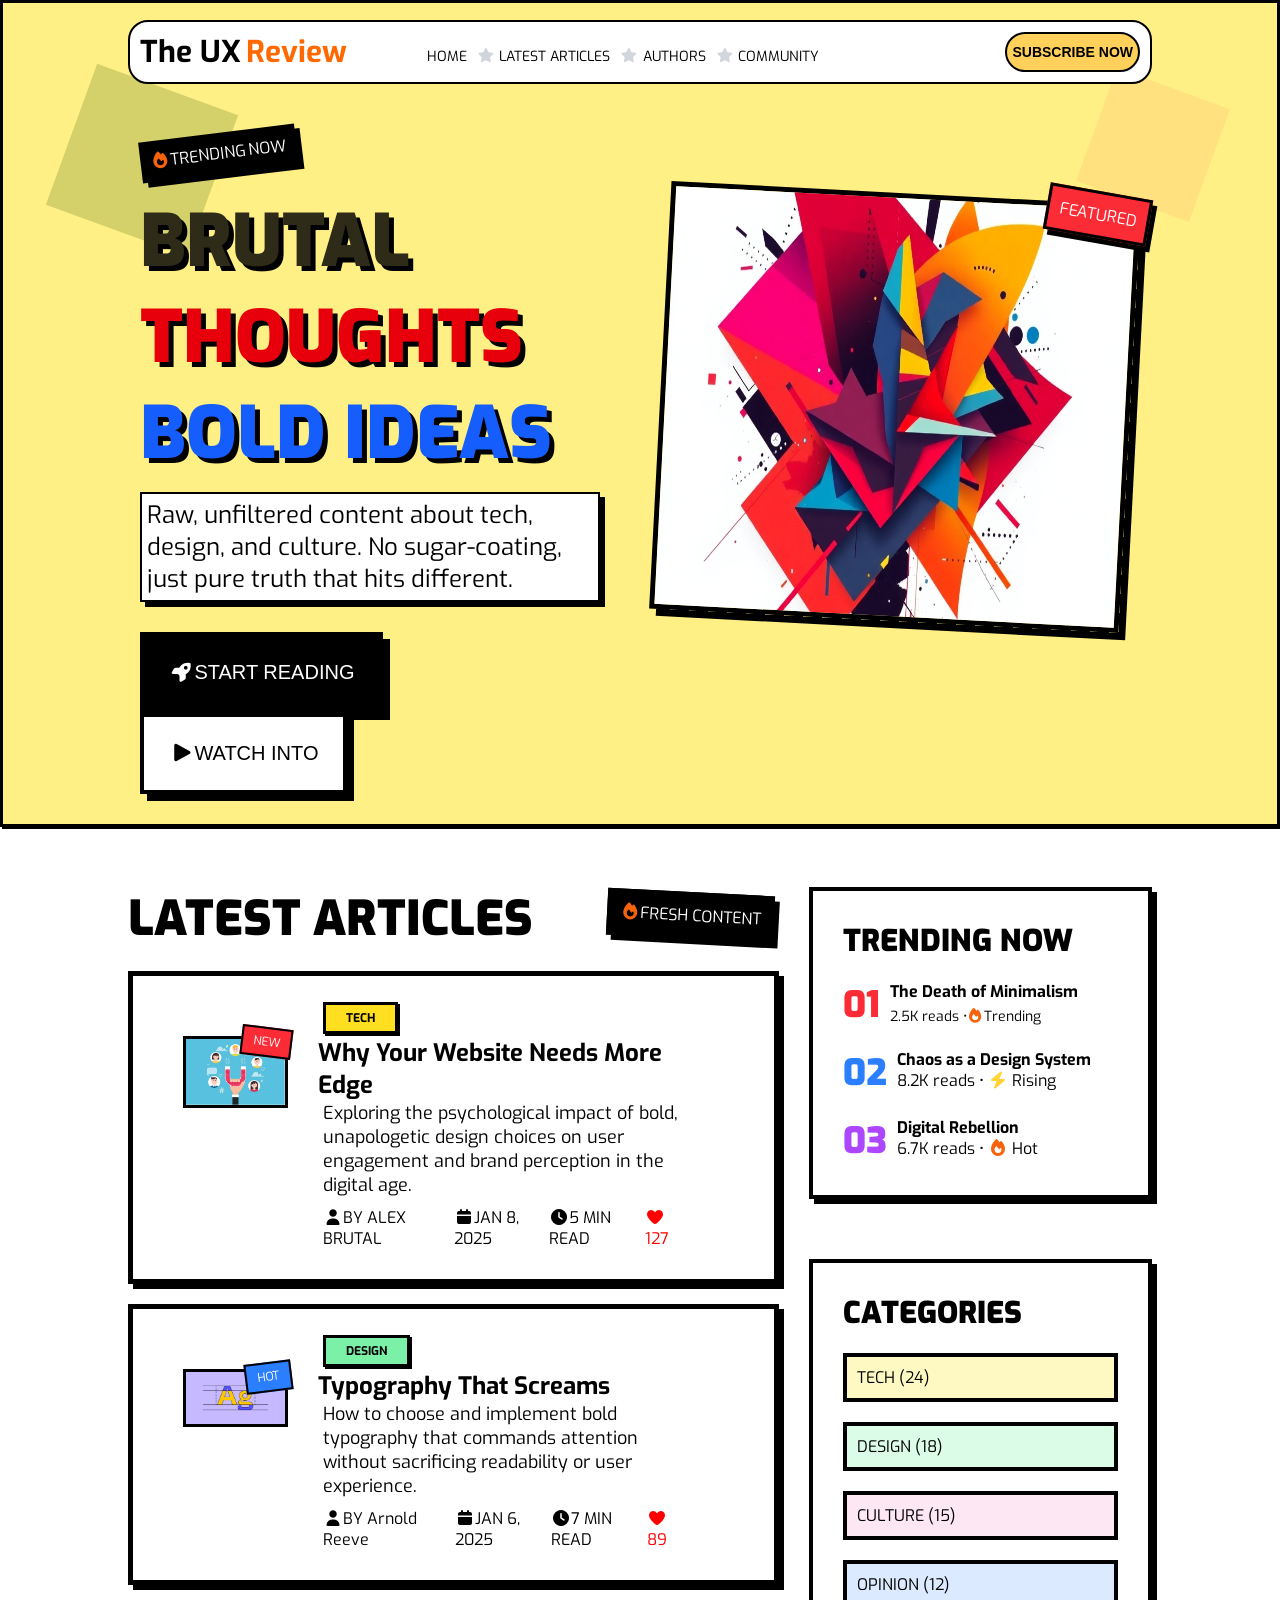
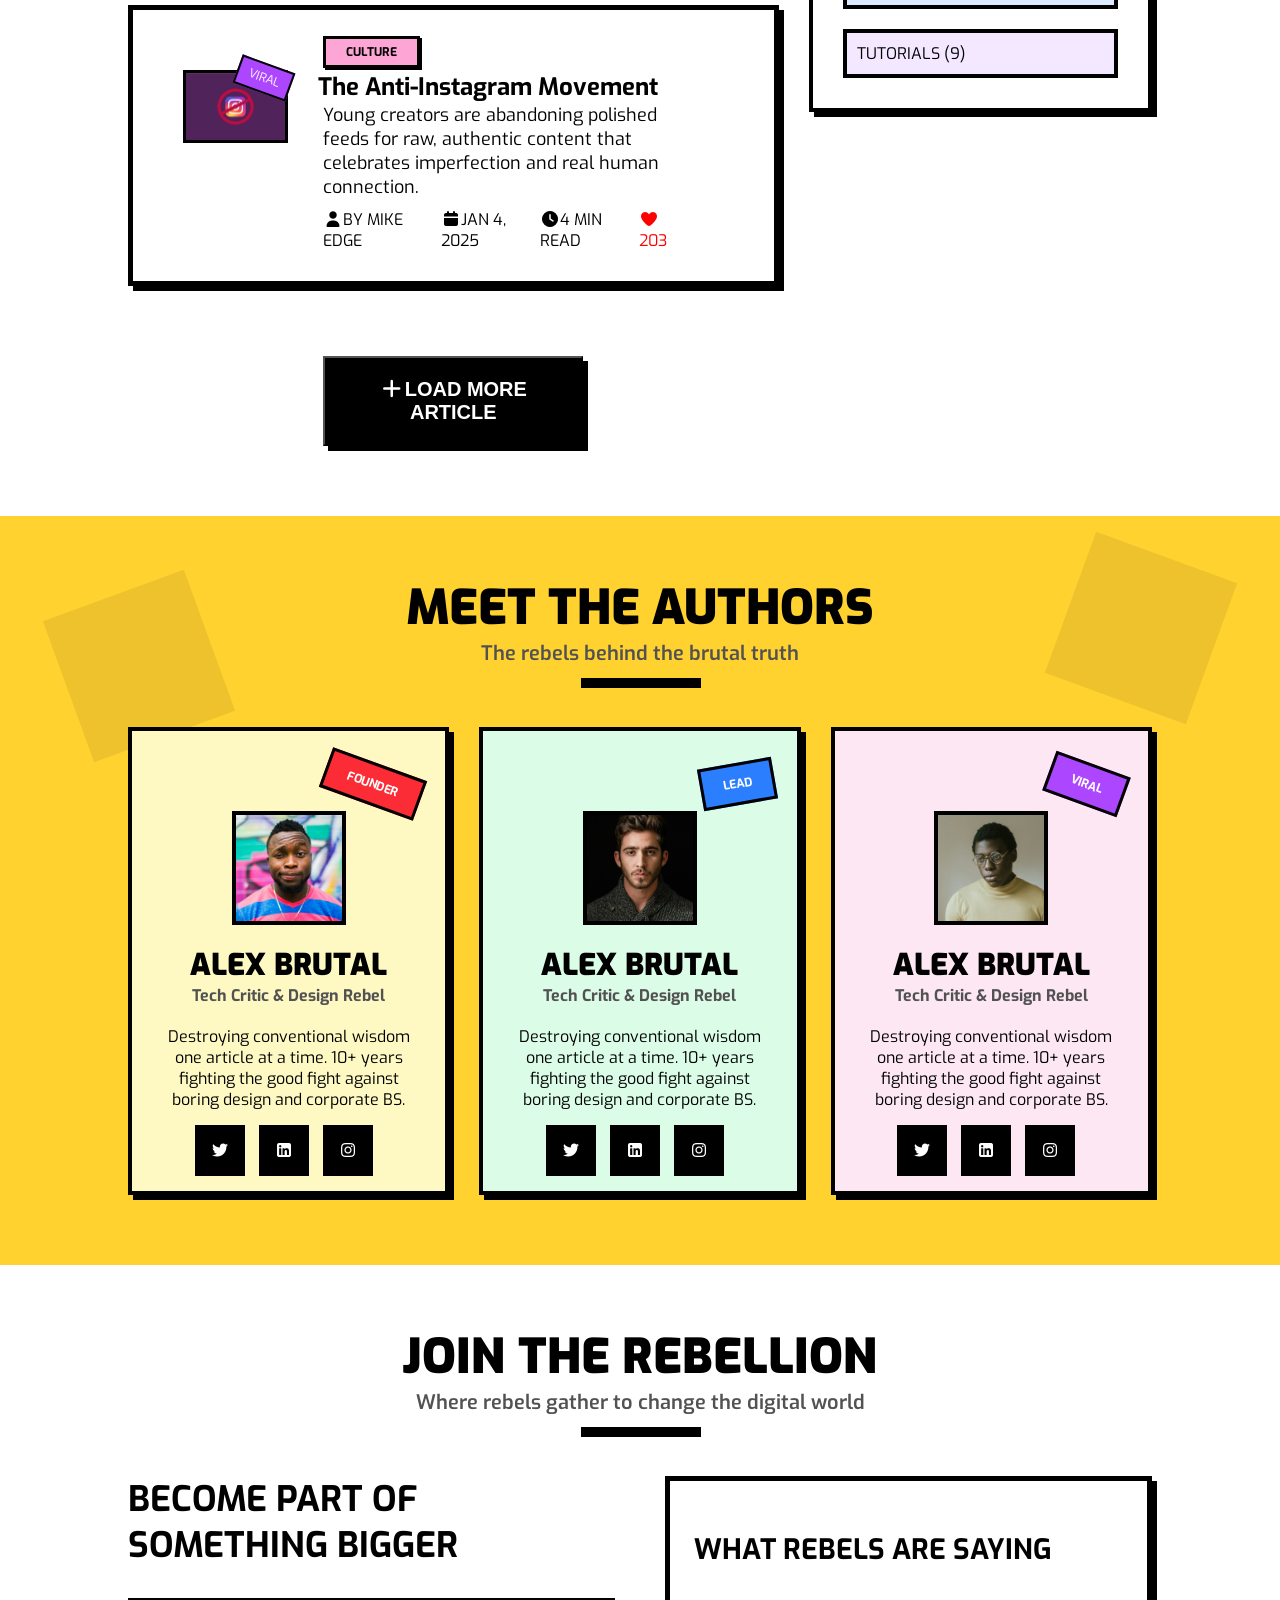
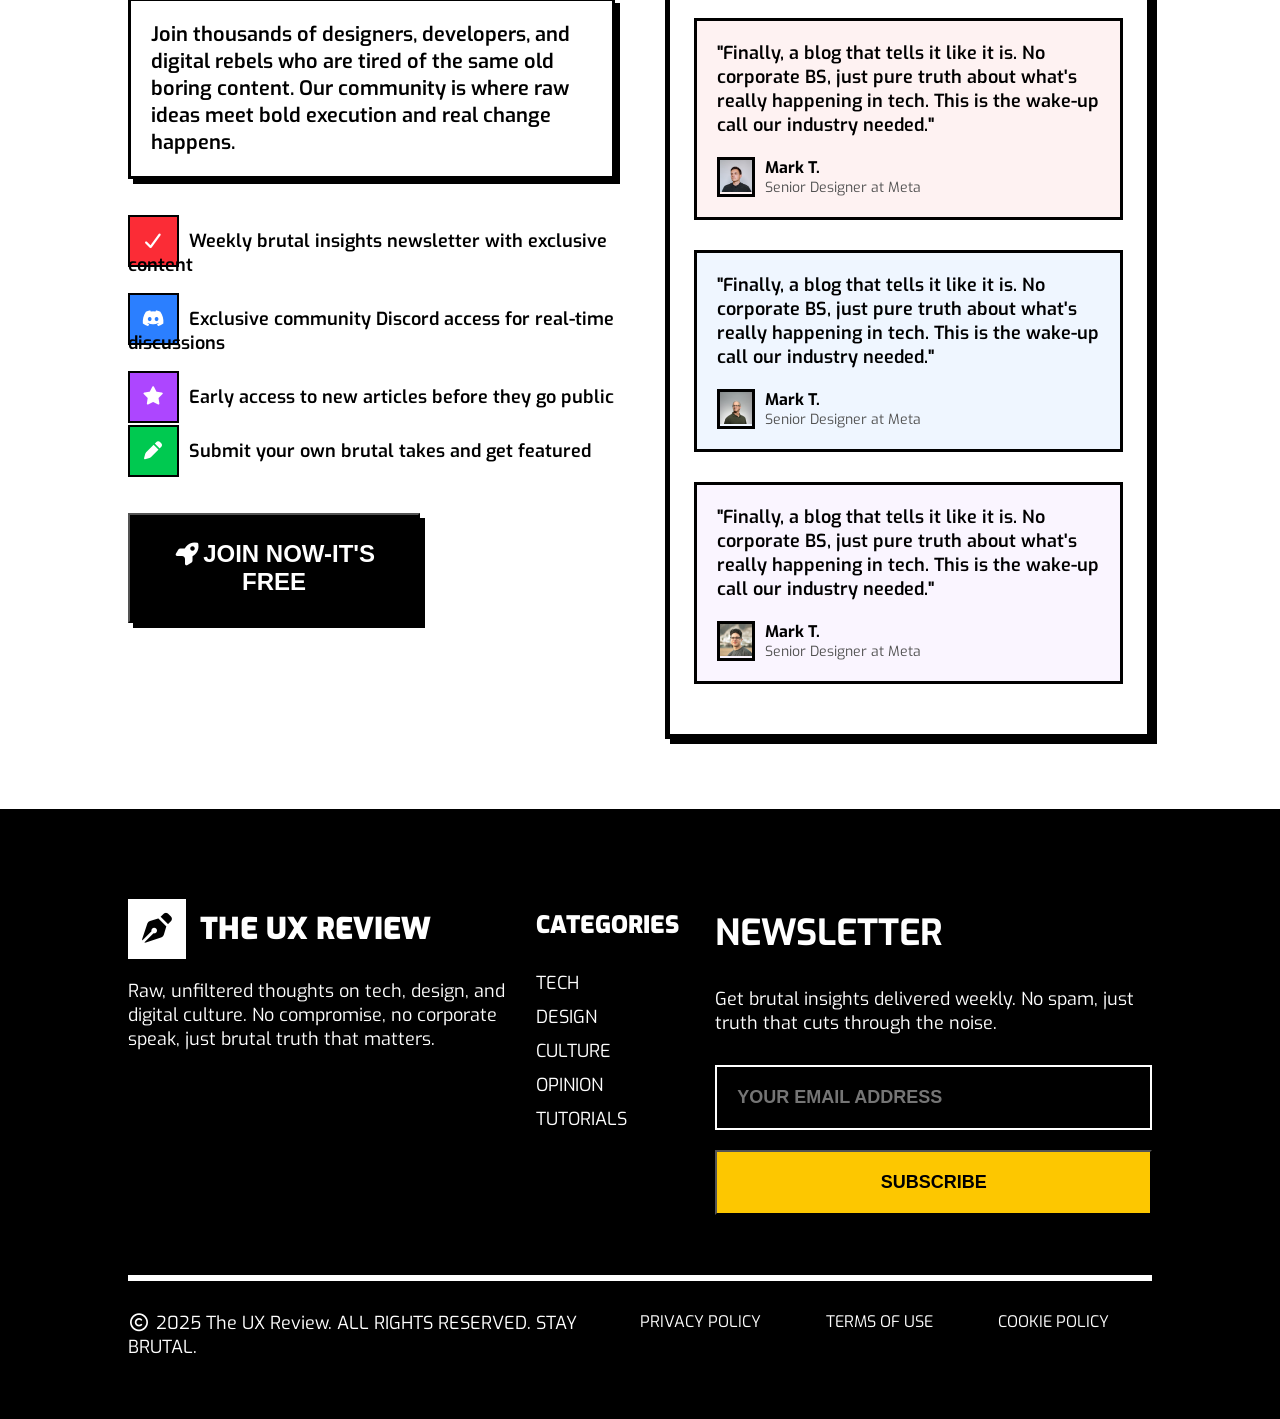
<file: index.html>
<!doctype html>
<html lang="en">
  <head>
    <meta charset="UTF-8" />
    <meta name="viewport" content="width=device-width, initial-scale=1.0" />
    <title>Document</title>
    <!-- FONT THE WEB  -->
    <link rel="preconnect" href="https://fonts.googleapis.com" />
    <link rel="preconnect" href="https://fonts.gstatic.com" crossorigin />
    <link
      href="https://fonts.googleapis.com/css2?family=Exo:ital,wght@0,100..900;1,100..900&display=swap"
      rel="stylesheet"
    />
    <!-- FONT THE WEB  -->
    <link rel="stylesheet" href="./all.min.css" />
    <link rel="stylesheet" href="./style.css" />
  </head>
  <body>
    <div class="hero-section">
      <div class="container">
        <div class="details-hero">
          <div class="title-hero minw">
            <span class="title title-1"
              ><i class="fa-solid fa-fire" style="color: #f7630c"></i>TRENDING
              NOW</span
            >
            <div class="title-1">
              <div><h1>BRUTAL</h1></div>
              <div>
                <p class="p1">THOUGHTS</p>
                <p class="p2">BOLD IDEAS</p>
              </div>
              <div class="title-1 p3">
                <p>
                  Raw, unfiltered content about tech, design, and culture. No
                  sugar-coating, just pure truth that hits different.
                </p>
              </div>
            </div>
            <div class="buttons title-1">
              <div class="button-1">
                <button type="submit">
                  <i class="fa-solid fa-rocket"></i>START READING
                </button>
              </div>
              <div class="button-2">
                <button type="submit">
                  <i class="fa-solid fa-play"></i>WATCH INTO
                </button>
              </div>
            </div>
          </div>
          <div class="img-hero minw">
            <div class="img">
              <img
                src="./The UX Review Blog/imgi_1_e7c75b833c-f09fa794a4e1fbd04b1e.png"
                alt="hero-img"
              />
            </div>
          </div>
        </div>
      </div>
      <div class="widg"></div>
      <div class="widg-2"></div>
    </div>
    <div class="navpar">
      <div class="container">
        <div class="par">
          <div class="title-par">
            <h2>The UX</h2>
          </div>
          <div class="links-par">
            <ul>
              <div class="li-1"><li>HOME</li></div>
              <div class="li-1">
                <li>
                  <span><i class="fa-solid fa-star"></i></span
                  ><span id="namel">LATEST ARTICLES</span>
                </li>
              </div>
              <div class="li-1">
                <li>
                  <span><i class="fa-solid fa-star"></i></span
                  ><span id="namel">AUTHORS</span>
                </li>
              </div>
              <div class="li-1">
                <li>
                  <span><i class="fa-solid fa-star"></i></span
                  ><span id="namel"></span>COMMUNITY
                </li>
              </div>
            </ul>
          </div>
          <div class="button-par">
            <button>SUBSCRIBE NOW</button>
          </div>
        </div>
      </div>
    </div>
    <div class="latest-articles">
      <div class="container">
        <div class="list-art">
          <div class="list-arts minw">
            <div class="title-art">
              <span><h2>LATEST ARTICLES</h2></span>
              <span id="ar1"
                ><i class="fa-solid fa-fire" style="color: #f7630c"></i>FRESH
                CONTENT</span
              >
            </div>
            <div class="article-1">
              <div class="img-article">
                <img
                  src="./The UX Review Blog/imgi_2_user-engagement-2-DFdiyblT.jpg"
                  alt="imgi_2_user-engagement-2-DFdiyblT"
                />
                <span class="new-span">NEW</span>
              </div>
              <div class="article">
                <span class="tech-span">TECH</span>
                <h3>Why Your Website Needs More Edge</h3>
                <p>
                  Exploring the psychological impact of bold, unapologetic
                  design choices on user engagement and brand perception in the
                  digital age.
                </p>
                <div class="spans-icons">
                  <span id="pep"
                    ><i class="fa-solid fa-user"></i>BY ALEX BRUTAL</span
                  >
                  <span><i class="fa-solid fa-calendar"></i>JAN 8, 2025</span>
                  <span><i class="fa-solid fa-clock"></i>5 MIN READ</span
                  ><span id="red-span"
                    ><i class="fa-solid fa-heart"></i>127</span
                  >
                </div>
              </div>
            </div>
            <div class="article-1">
              <div class="img-article">
                <img
                  src="./The UX Review Blog/imgi_3_guide-to-typography-CNuK3VDW.avif"
                  alt="imgi_3_guide-to-typography-CNuK3VDW"
                />
                <span class="new-span" id="HOT">HOT</span>
              </div>
              <div class="article">
                <span class="tech-span" id="DESIGN">DESIGN</span>
                <h3 id="h3-2">Typography That Screams</h3>
                <p>
                  How to choose and implement bold typography that commands
                  attention without sacrificing readability or user experience.
                </p>
                <div class="spans-icons">
                  <span id="pep"
                    ><i class="fa-solid fa-user"></i>BY Arnold Reeve</span
                  >
                  <span><i class="fa-solid fa-calendar"></i>JAN 6, 2025</span>
                  <span><i class="fa-solid fa-clock"></i>7 MIN READ</span
                  ><span id="red-span"
                    ><i class="fa-solid fa-heart"></i>89</span
                  >
                </div>
              </div>
            </div>
            <div class="article-1">
              <div class="img-article">
                <img
                  src="./The UX Review Blog/imgi_4_anti-instagram-Bn9b8TEi.jpg"
                  alt="imgi_4_anti-instagram-Bn9b8TEi"
                />
                <span class="new-span" id="VIRAL">VIRAL</span>
              </div>
              <div class="article">
                <span class="tech-span" id="culture">CULTURE</span>
                <h3 id="h3-3">The Anti-Instagram Movement</h3>
                <p>
                  Young creators are abandoning polished feeds for raw,
                  authentic content that celebrates imperfection and real human
                  connection.
                </p>
                <div class="spans-icons">
                  <span id="pep"
                    ><i class="fa-solid fa-user"></i>BY MIKE EDGE</span
                  >
                  <span><i class="fa-solid fa-calendar"></i>JAN 4, 2025</span>
                  <span><i class="fa-solid fa-clock"></i>4 MIN READ</span
                  ><span id="red-span"
                    ><i class="fa-solid fa-heart"></i>203</span
                  >
                </div>
              </div>
            </div>
            <div class="load-more">
              <button><i class="fa-solid fa-plus"></i>LOAD MORE ARTICLE</button>
            </div>
          </div>

          <div class="list-dis minw">
            <div class="dis-container">
              <div class="dis-1">
                <div><h3>TRENDING NOW</h3></div>
                <div id="div-n1" class="div-n">
                  <span class="num1">01</span>
                  <span
                    ><h4>The Death of Minimalism</h4>
                    <p>
                      2.5K reads •<i
                        class="fa-solid fa-fire"
                        style="color: #f7630c"
                      ></i
                      >Trending
                    </p>
                  </span>
                </div>
                <div id="div-n2" class="div-n">
                  <span class="num1" id="two0">02</span
                  ><span
                    ><h4 id="h4">Chaos as a Design System</h4>
                    <p>
                      8.2K reads •
                      <i
                        class="fa-solid fa-bolt"
                        style="color: rgb(255, 212, 59)"
                      ></i>
                      Rising
                    </p></span
                  >
                </div>
                <div id="div-n3" class="div-n">
                  <span class="num1" id="three0">03</span
                  ><span
                    ><h4 id="h4">Digital Rebellion</h4>
                    <p>
                      6.7K reads •
                      <i class="fa-solid fa-fire" style="color: #f7630c"></i>
                      Hot
                    </p></span
                  >
                </div>
              </div>
            </div>
            <div class="dis2-container">
              <div class="dis-2">
                <div><h3>CATEGORIES</h3></div>
                <div class="width-divs" id="tech">TECH (24)</div>
                <div class="width-divs" id="design">DESIGN (18)</div>
                <div class="width-divs" id="calture">CULTURE (15)</div>
                <div class="width-divs" id="opinion">OPINION (12)</div>
                <div class="width-divs" id="tutorials">TUTORIALS (9)</div>
              </div>
            </div>
          </div>
        </div>
      </div>
    </div>
    <div class="section-reviews">
      <div class="container">
        <div class="flex-reviews">
          <div class="title-foranysection">
            <h2>MEET THE AUTHORS</h2>
            <p>The rebels behind the brutal truth</p>
          </div>
          <div class="reviews">
            <div class="rev">
              <span class="span">FOUNDER</span>
              <div class="img-rev">
                <img
                  src="./The UX Review Blog/imgi_5_avatar-2.jpg"
                  alt="imgi_5_avatar-2"
                />
              </div>
              <div class="title-rev">
                <h3>ALEX BRUTAL</h3>
                <p>Tech Critic & Design Rebel</p>
              </div>
              <div class="par-rev">
                <p>
                  Destroying conventional wisdom one article at a time. 10+
                  years fighting the good fight against boring design and
                  corporate BS.
                </p>
              </div>
              <div class="icons-rev">
                <span id="twit"><i class="fa-brands fa-twitter"></i></span>
                <span id="lin"
                  ><i class="fa-brands fa-square-linkedin"></i
                ></span>
                <span id="insta"><i class="fa-brands fa-instagram"></i></span>
              </div>
            </div>
            <div class="rev" id="rev-2">
              <span class="span" id="lead">LEAD</span>
              <div class="img-rev">
                <img
                  src="./The UX Review Blog/imgi_6_avatar-2-CwUcGkzI.jpg"
                  alt="imgi_6_avatar-2-CwUcGkzI"
                />
              </div>
              <div class="title-rev">
                <h3>ALEX BRUTAL</h3>
                <p>Tech Critic & Design Rebel</p>
              </div>
              <div class="par-rev">
                <p>
                  Destroying conventional wisdom one article at a time. 10+
                  years fighting the good fight against boring design and
                  corporate BS.
                </p>
              </div>
              <div class="icons-rev">
                <span id="twit"><i class="fa-brands fa-twitter"></i></span>
                <span id="lin"
                  ><i class="fa-brands fa-square-linkedin"></i
                ></span>
                <span id="insta"><i class="fa-brands fa-instagram"></i></span>
              </div>
            </div>
            <div class="rev" id="rev-3">
              <span class="span" id="viral">VIRAL</span>
              <div class="img-rev">
                <img
                  src="./The UX Review Blog/imgi_7_avatar-8.jpg"
                  alt="imgi_7_avatar-8"
                />
              </div>
              <div class="title-rev">
                <h3>ALEX BRUTAL</h3>
                <p>Tech Critic & Design Rebel</p>
              </div>
              <div class="par-rev">
                <p>
                  Destroying conventional wisdom one article at a time. 10+
                  years fighting the good fight against boring design and
                  corporate BS.
                </p>
              </div>
              <div class="icons-rev">
                <span id="twit"><i class="fa-brands fa-twitter"></i></span>
                <span id="lin"
                  ><i class="fa-brands fa-square-linkedin"></i
                ></span>
                <span id="insta"><i class="fa-brands fa-instagram"></i></span>
              </div>
            </div>
          </div>
        </div>
      </div>
      <div class="widgs"></div>
      <div class="widg"></div>
    </div>
    <div class="join-section">
      <div class="container">
        <div class="join">
          <div class="title-foranysection">
            <h2>JOIN THE REBELLION</h2>
            <p>Where rebels gather to change the digital world</p>
          </div>
          <div class="over-title">
            <div class="become minw">
              <div class="h3-become">
                <h3>BECOME PART OF SOMETHING BIGGER</h3>
              </div>
              <div class="par-become">
                <p>
                  Join thousands of designers, developers, and digital rebels
                  who are tired of the same old boring content. Our community is
                  where raw ideas meet bold execution and real change happens.
                </p>
              </div>
              <div class="icons-become">
                <div class="icons">
                  <span id="check"><i class="fa-solid fa-check"></i></span
                  ><span
                    >Weekly brutal insights newsletter with exclusive
                    content</span
                  >
                </div>
                <div class="icons">
                  <span id="discorde"><i class="fa-brands fa-discord"></i></span
                  ><span
                    >Exclusive community Discord access for real-time
                    discussions</span
                  >
                </div>
                <div class="icons">
                  <span id="star"><i class="fa-solid fa-star"></i></span
                  ><span
                    >Early access to new articles before they go public</span
                  >
                </div>
                <div class="icons">
                  <span id="pen"><i class="fa-solid fa-pen"></i></span
                  ><span>Submit your own brutal takes and get featured</span>
                </div>
              </div>
              <div class="button-become">
                <button>
                  <span><i class="fa-solid fa-rocket"></i></span
                  ><span>JOIN NOW-IT'S FREE</span>
                </button>
              </div>
            </div>
            <div class="what-rebels minw">
              <div class="container-what">
                <div class="h3-what">
                  <h3>WHAT REBELS ARE SAYING</h3>
                </div>
                <div class="person">
                  <div class="par-person">
                    <p>
                      "Finally, a blog that tells it like it is. No corporate
                      BS, just pure truth about what's really happening in tech.
                      This is the wake-up call our industry needed."
                    </p>
                  </div>
                  <div class="img-person">
                    <span id="img"
                      ><img
                        src="./The UX Review Blog/imgi_8_avatar-4-EAD2OaMD.avif"
                        alt="imgi_8_avatar-4-EAD2OaMD" /></span
                    ><span id="diff"
                      ><h4>Mark T.</h4>
                      <p>Senior Designer at Meta</p></span
                    >
                  </div>
                </div>
                <div class="person" id="person-2">
                  <div class="par-person">
                    <p>
                      "Finally, a blog that tells it like it is. No corporate
                      BS, just pure truth about what's really happening in tech.
                      This is the wake-up call our industry needed."
                    </p>
                  </div>
                  <div class="img-person">
                    <span id="img"
                      ><img
                        src="./The UX Review Blog/imgi_9_avatar-5-CDQD_dyw.jpg"
                        alt="imgi_9_avatar-5-CDQD_dyw" /></span
                    ><span id="diff"
                      ><h4>Mark T.</h4>
                      <p>Senior Designer at Meta</p></span
                    >
                  </div>
                </div>
                <div class="person" id="person-3">
                  <div class="par-person">
                    <p>
                      "Finally, a blog that tells it like it is. No corporate
                      BS, just pure truth about what's really happening in tech.
                      This is the wake-up call our industry needed."
                    </p>
                  </div>
                  <div class="img-person">
                    <span id="img"
                      ><img
                        src="./The UX Review Blog/imgi_10_avatar-6-CMLrVfwj.avif"
                        alt="imgi_10_avatar-6-CMLrVfwj" /></span
                    ><span id="diff"
                      ><h4>Mark T.</h4>
                      <p>Senior Designer at Meta</p></span
                    >
                  </div>
                </div>
              </div>
            </div>
          </div>
        </div>
      </div>
    </div>
    <div class="footer-section">
      <div class="container">
        <footer>
          <div class="the-ux minw">
            <div class="img-ux">
              <span><i class="fa-solid fa-pen-nib"></i></span>
              <span>THE UX REVIEW</span>
            </div>
            <div class="par-ux">
              <p>
                Raw, unfiltered thoughts on tech, design, and digital culture.
                No compromise, no corporate speak, just brutal truth that
                matters.
              </p>
            </div>
          </div>
          <div class="links-f minw">
            <h2>CATEGORIES</h2>
            <ul>
              <li><a href="#">TECH</a></li>
              <li><a href="#">DESIGN</a></li>
              <li><a href="#">CULTURE</a></li>
              <li><a href="#">OPINION</a></li>
              <li><a href="#">TUTORIALS</a></li>
            </ul>
          </div>
          <div class="new-sel minw">
            <div class="h2-new"><h2>NEWSLETTER</h2></div>
            <div class="par-new">
              <p>
                Get brutal insights delivered weekly. No spam, just truth that
                cuts through the noise.
              </p>
            </div>
            <div class="label">
              <div class="la">
                <input type="text" id="sub" placeholder="YOUR EMAIL ADDRESS" />
              </div>
              <div class="butt"><button for="sub">SUBSCRIBE</button></div>
            </div>
          </div>
        </footer>
        <hr />
        <div class="las-f">
          <p>
            <i class="fa-regular fa-copyright"></i> 2025 The UX Review. ALL
            RIGHTS RESERVED. STAY BRUTAL.
          </p>
          <ul>
            <li><a href="#">PRIVACY POLICY </a></li>
            <li><a href="#">TERMS OF USE</a></li>
          </ul>
          <li><a href="#">COOKIE POLICY</a></li>
        </div>
      </div>
    </div>
  </body>
</html>
</file>
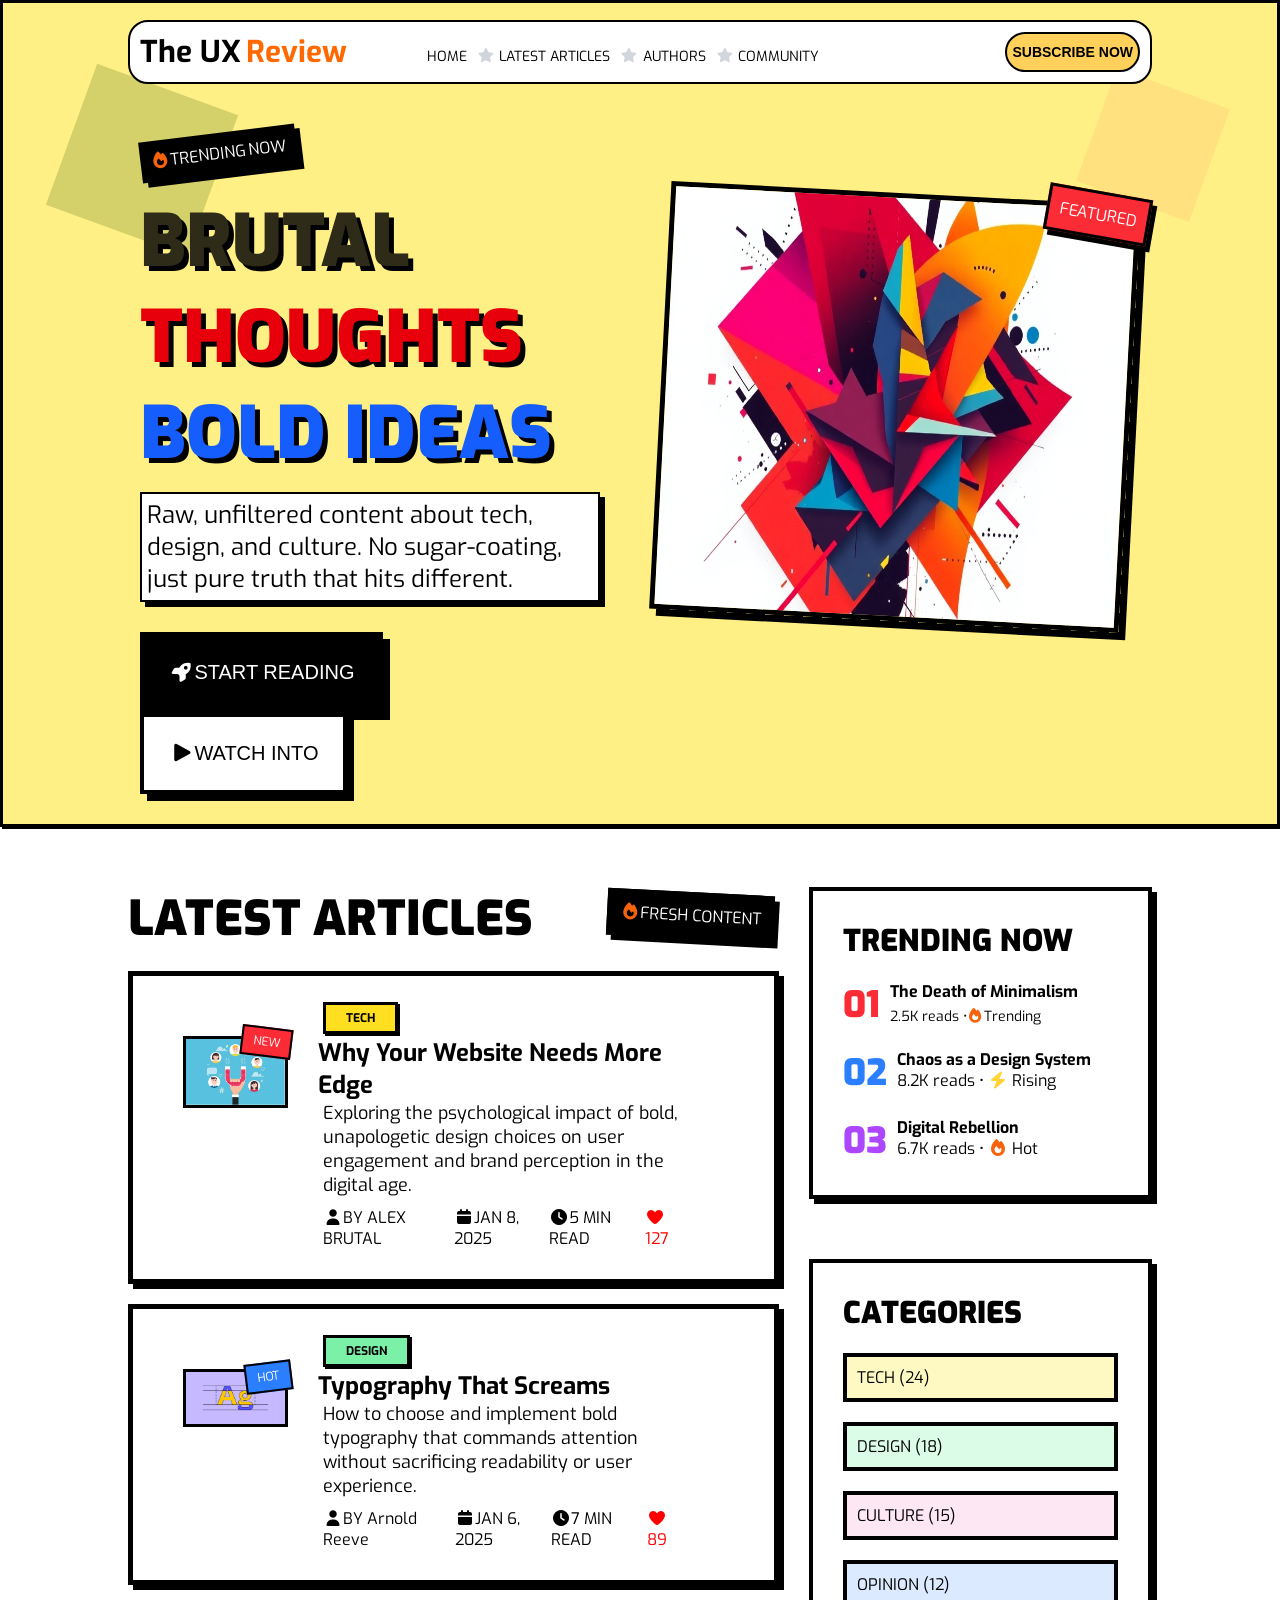
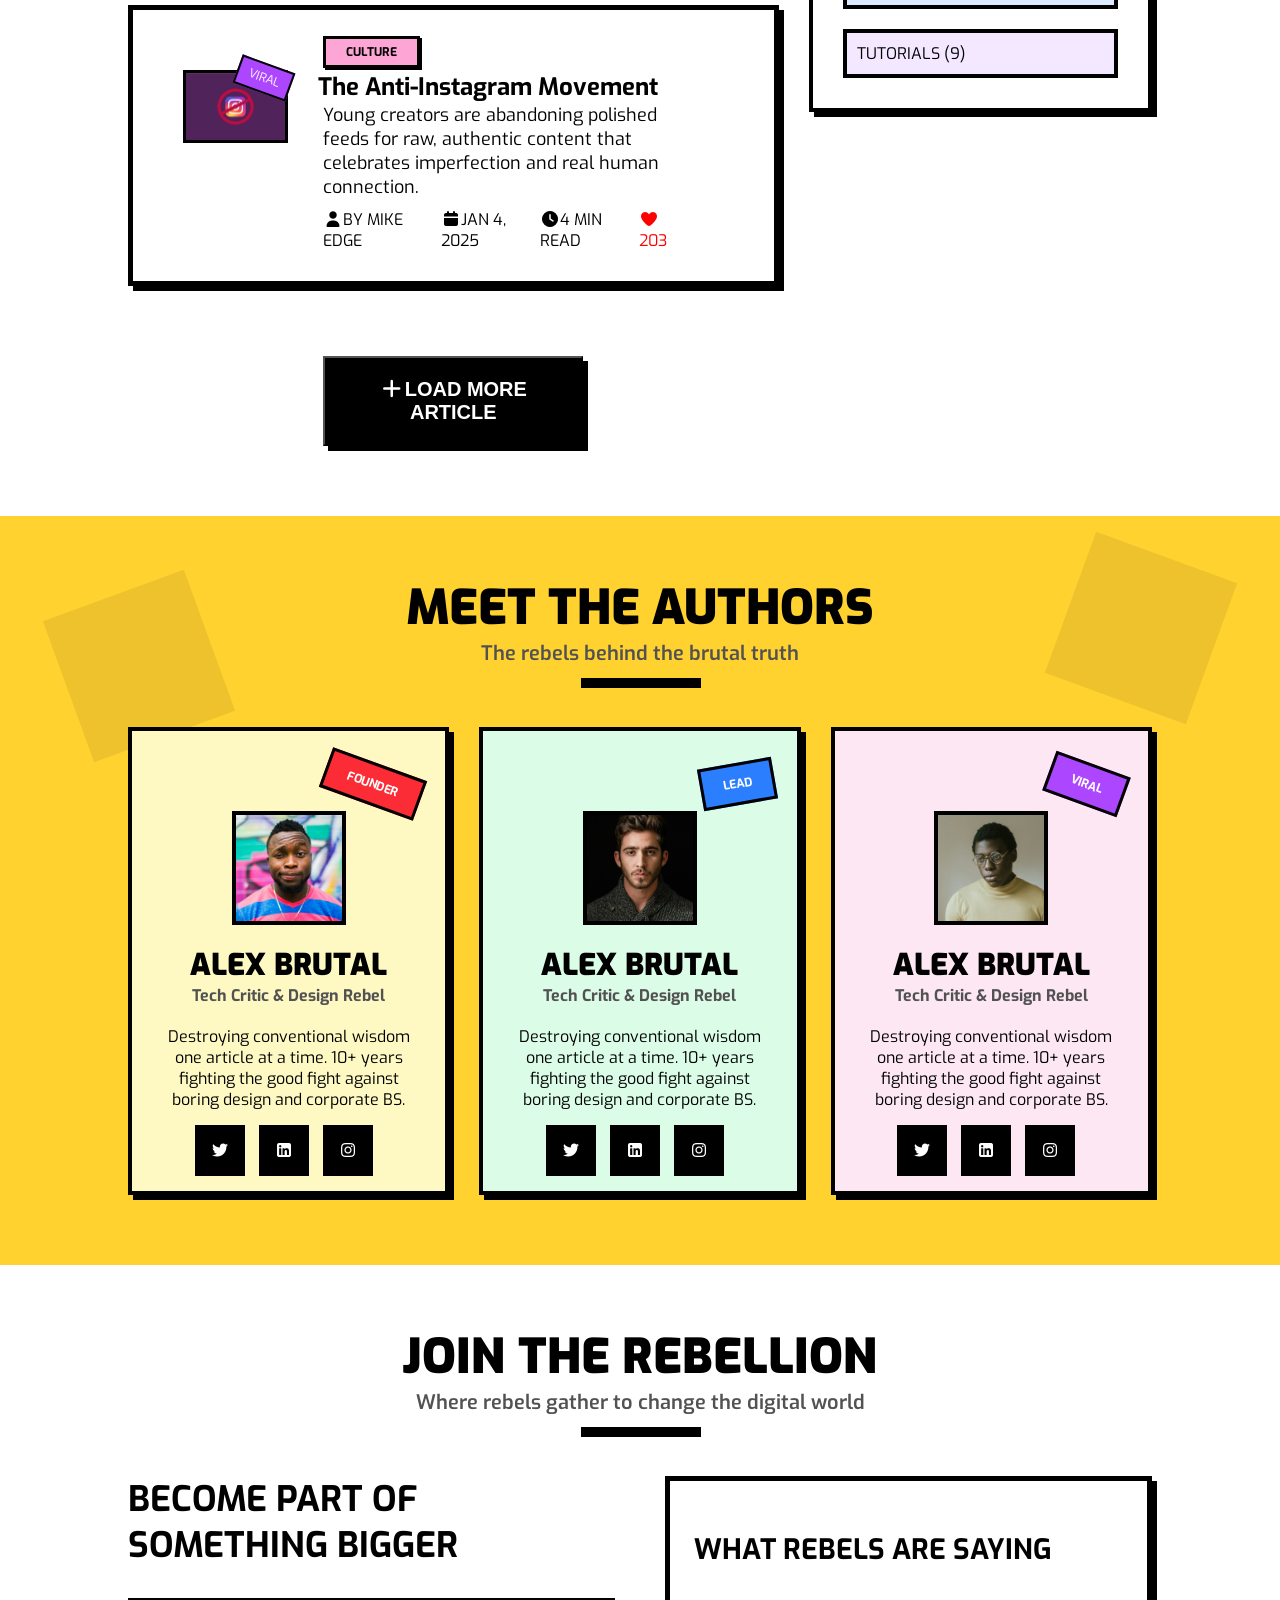
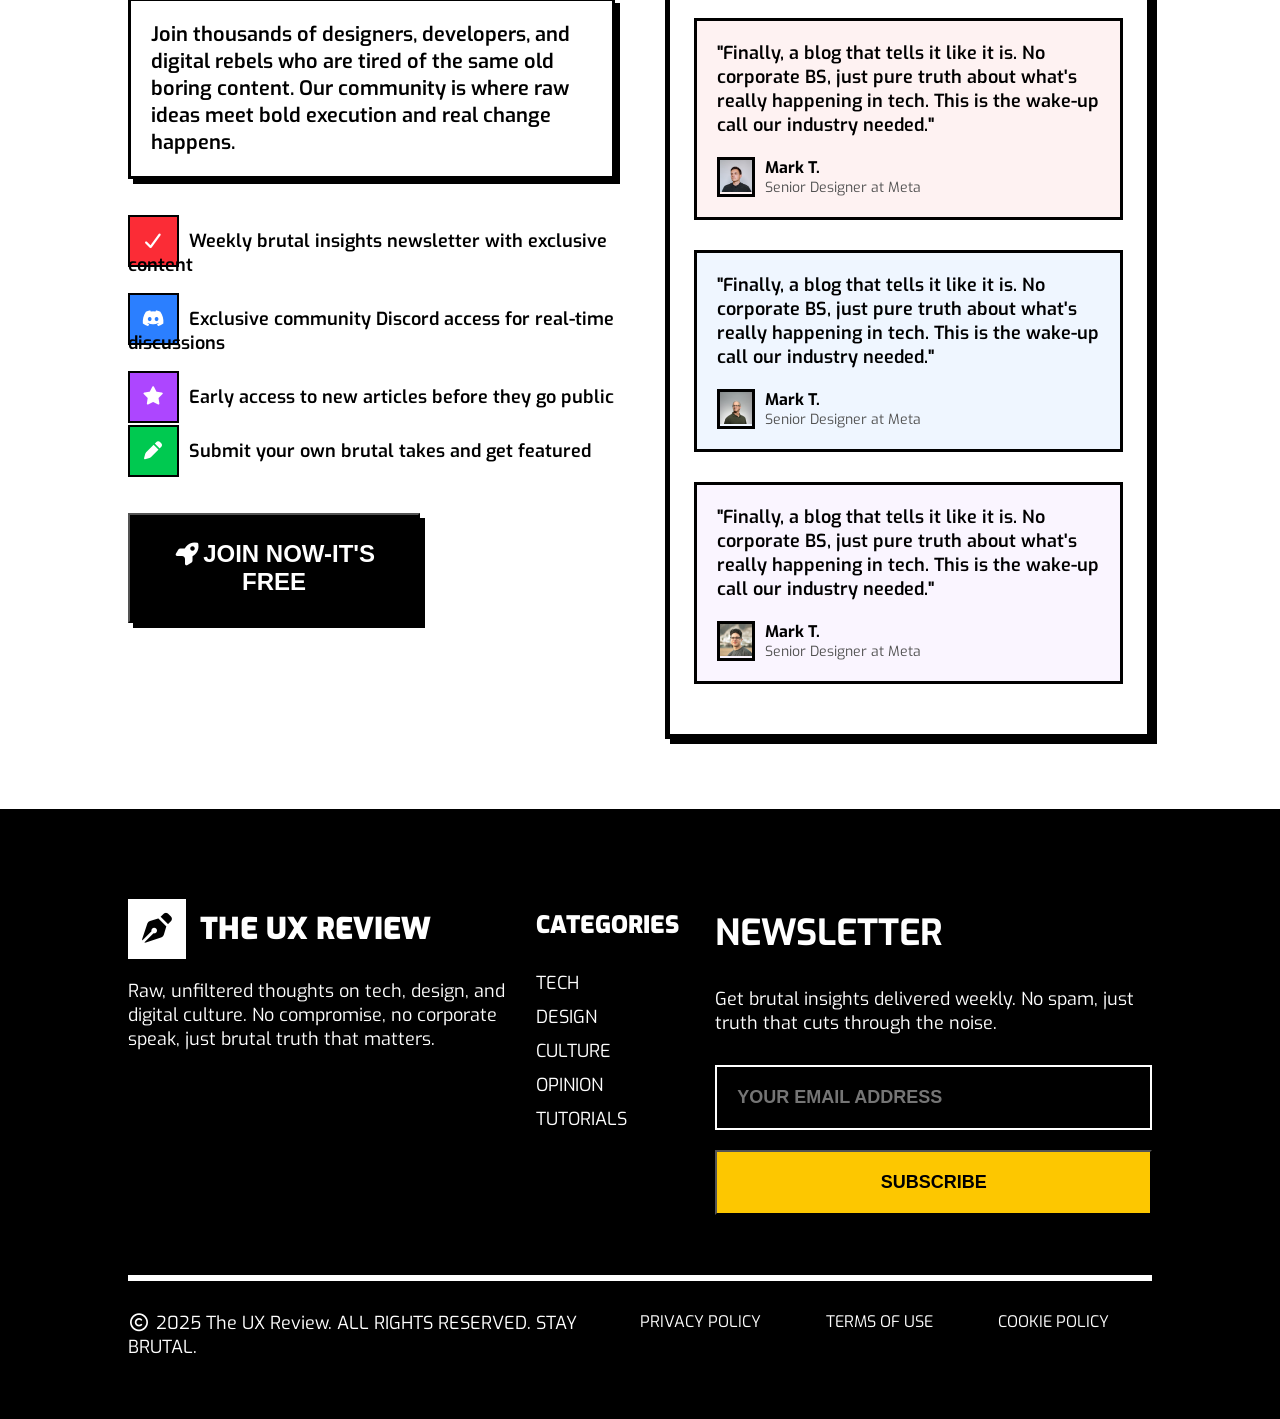
<file: idex.html>
<!doctype html>
<html lang="en">
  <head>
    <meta charset="UTF-8" />
    <meta name="viewport" content="width=device-width, initial-scale=1.0" />
    <title>Document</title>
    <!-- FONT THE WEB  -->
    <link rel="preconnect" href="https://fonts.googleapis.com" />
    <link rel="preconnect" href="https://fonts.gstatic.com" crossorigin />
    <link
      href="https://fonts.googleapis.com/css2?family=Exo:ital,wght@0,100..900;1,100..900&display=swap"
      rel="stylesheet"
    />
    <!-- FONT THE WEB  -->
    <link rel="stylesheet" href="./folder.css/style.css" />
    <link rel="stylesheet" href="./folder.css/all.min.css" />
  </head>
  <body>
    <div class="hero-section">
      <div class="container">
        <div class="details-hero">
          <div class="title-hero minw">
            <span class="title title-1"
              ><i class="fa-solid fa-fire" style="color: #f7630c"></i>TRENDING
              NOW</span
            >
            <div class="title-1">
              <div><h1>BRUTAL</h1></div>
              <div>
                <p class="p1">THOUGHTS</p>
                <p class="p2">BOLD IDEAS</p>
              </div>
              <div class="title-1 p3">
                <p>
                  Raw, unfiltered content about tech, design, and culture. No
                  sugar-coating, just pure truth that hits different.
                </p>
              </div>
            </div>
            <div class="buttons title-1">
              <div class="button-1">
                <button type="submit">
                  <i class="fa-solid fa-rocket"></i>START READING
                </button>
              </div>
              <div class="button-2">
                <button type="submit">
                  <i class="fa-solid fa-play"></i>WATCH INTO
                </button>
              </div>
            </div>
          </div>
          <div class="img-hero minw">
            <div class="img">
              <img
                src="./The UX Review Blog/imgi_1_e7c75b833c-f09fa794a4e1fbd04b1e.png"
                alt="hero-img"
              />
            </div>
          </div>
        </div>
      </div>
      <div class="widg"></div>
      <div class="widg-2"></div>
    </div>
    <div class="navpar">
      <div class="container">
        <div class="par">
          <div class="title-par">
            <h2>The UX</h2>
          </div>
          <div class="links-par">
            <ul>
              <div class="li-1"><li>HOME</li></div>
              <div class="li-1">
                <li>
                  <span><i class="fa-solid fa-star"></i></span
                  ><span id="namel">LATEST ARTICLES</span>
                </li>
              </div>
              <div class="li-1">
                <li>
                  <span><i class="fa-solid fa-star"></i></span
                  ><span id="namel">AUTHORS</span>
                </li>
              </div>
              <div class="li-1">
                <li>
                  <span><i class="fa-solid fa-star"></i></span
                  ><span id="namel"></span>COMMUNITY
                </li>
              </div>
            </ul>
          </div>
          <div class="button-par">
            <button>SUBSCRIBE NOW</button>
          </div>
        </div>
      </div>
    </div>
    <div class="latest-articles">
      <div class="container">
        <div class="list-art">
          <div class="list-arts minw">
            <div class="title-art">
              <span><h2>LATEST ARTICLES</h2></span>
              <span id="ar1"
                ><i class="fa-solid fa-fire" style="color: #f7630c"></i>FRESH
                CONTENT</span
              >
            </div>
            <div class="article-1">
              <div class="img-article">
                <img
                  src="./The UX Review Blog/imgi_2_user-engagement-2-DFdiyblT.jpg"
                  alt="imgi_2_user-engagement-2-DFdiyblT"
                />
                <span class="new-span">NEW</span>
              </div>
              <div class="article">
                <span class="tech-span">TECH</span>
                <h3>Why Your Website Needs More Edge</h3>
                <p>
                  Exploring the psychological impact of bold, unapologetic
                  design choices on user engagement and brand perception in the
                  digital age.
                </p>
                <div class="spans-icons">
                  <span id="pep"
                    ><i class="fa-solid fa-user"></i>BY ALEX BRUTAL</span
                  >
                  <span><i class="fa-solid fa-calendar"></i>JAN 8, 2025</span>
                  <span><i class="fa-solid fa-clock"></i>5 MIN READ</span
                  ><span id="red-span"
                    ><i class="fa-solid fa-heart"></i>127</span
                  >
                </div>
              </div>
            </div>
            <div class="article-1">
              <div class="img-article">
                <img
                  src="./The UX Review Blog/imgi_3_guide-to-typography-CNuK3VDW.avif"
                  alt="imgi_3_guide-to-typography-CNuK3VDW"
                />
                <span class="new-span" id="HOT">HOT</span>
              </div>
              <div class="article">
                <span class="tech-span" id="DESIGN">DESIGN</span>
                <h3 id="h3-2">Typography That Screams</h3>
                <p>
                  How to choose and implement bold typography that commands
                  attention without sacrificing readability or user experience.
                </p>
                <div class="spans-icons">
                  <span id="pep"
                    ><i class="fa-solid fa-user"></i>BY Arnold Reeve</span
                  >
                  <span><i class="fa-solid fa-calendar"></i>JAN 6, 2025</span>
                  <span><i class="fa-solid fa-clock"></i>7 MIN READ</span
                  ><span id="red-span"
                    ><i class="fa-solid fa-heart"></i>89</span
                  >
                </div>
              </div>
            </div>
            <div class="article-1">
              <div class="img-article">
                <img
                  src="./The UX Review Blog/imgi_4_anti-instagram-Bn9b8TEi.jpg"
                  alt="imgi_4_anti-instagram-Bn9b8TEi"
                />
                <span class="new-span" id="VIRAL">VIRAL</span>
              </div>
              <div class="article">
                <span class="tech-span" id="culture">CULTURE</span>
                <h3 id="h3-3">The Anti-Instagram Movement</h3>
                <p>
                  Young creators are abandoning polished feeds for raw,
                  authentic content that celebrates imperfection and real human
                  connection.
                </p>
                <div class="spans-icons">
                  <span id="pep"
                    ><i class="fa-solid fa-user"></i>BY MIKE EDGE</span
                  >
                  <span><i class="fa-solid fa-calendar"></i>JAN 4, 2025</span>
                  <span><i class="fa-solid fa-clock"></i>4 MIN READ</span
                  ><span id="red-span"
                    ><i class="fa-solid fa-heart"></i>203</span
                  >
                </div>
              </div>
            </div>
            <div class="load-more">
              <button><i class="fa-solid fa-plus"></i>LOAD MORE ARTICLE</button>
            </div>
          </div>

          <div class="list-dis minw">
            <div class="dis-container">
              <div class="dis-1">
                <div><h3>TRENDING NOW</h3></div>
                <div id="div-n1" class="div-n">
                  <span class="num1">01</span>
                  <span
                    ><h4>The Death of Minimalism</h4>
                    <p>
                      2.5K reads •<i
                        class="fa-solid fa-fire"
                        style="color: #f7630c"
                      ></i
                      >Trending
                    </p>
                  </span>
                </div>
                <div id="div-n2" class="div-n">
                  <span class="num1" id="two0">02</span
                  ><span
                    ><h4 id="h4">Chaos as a Design System</h4>
                    <p>
                      8.2K reads •
                      <i
                        class="fa-solid fa-bolt"
                        style="color: rgb(255, 212, 59)"
                      ></i>
                      Rising
                    </p></span
                  >
                </div>
                <div id="div-n3" class="div-n">
                  <span class="num1" id="three0">03</span
                  ><span
                    ><h4 id="h4">Digital Rebellion</h4>
                    <p>
                      6.7K reads •
                      <i class="fa-solid fa-fire" style="color: #f7630c"></i>
                      Hot
                    </p></span
                  >
                </div>
              </div>
            </div>
            <div class="dis2-container">
              <div class="dis-2">
                <div><h3>CATEGORIES</h3></div>
                <div class="width-divs" id="tech">TECH (24)</div>
                <div class="width-divs" id="design">DESIGN (18)</div>
                <div class="width-divs" id="calture">CULTURE (15)</div>
                <div class="width-divs" id="opinion">OPINION (12)</div>
                <div class="width-divs" id="tutorials">TUTORIALS (9)</div>
              </div>
            </div>
          </div>
        </div>
      </div>
    </div>
    <div class="section-reviews">
      <div class="container">
        <div class="flex-reviews">
          <div class="title-foranysection">
            <h2>MEET THE AUTHORS</h2>
            <p>The rebels behind the brutal truth</p>
          </div>
          <div class="reviews">
            <div class="rev">
              <span class="span">FOUNDER</span>
              <div class="img-rev">
                <img
                  src="./The UX Review Blog/imgi_5_avatar-2.jpg"
                  alt="imgi_5_avatar-2"
                />
              </div>
              <div class="title-rev">
                <h3>ALEX BRUTAL</h3>
                <p>Tech Critic & Design Rebel</p>
              </div>
              <div class="par-rev">
                <p>
                  Destroying conventional wisdom one article at a time. 10+
                  years fighting the good fight against boring design and
                  corporate BS.
                </p>
              </div>
              <div class="icons-rev">
                <span id="twit"><i class="fa-brands fa-twitter"></i></span>
                <span id="lin"
                  ><i class="fa-brands fa-square-linkedin"></i
                ></span>
                <span id="insta"><i class="fa-brands fa-instagram"></i></span>
              </div>
            </div>
            <div class="rev" id="rev-2">
              <span class="span" id="lead">LEAD</span>
              <div class="img-rev">
                <img
                  src="./The UX Review Blog/imgi_6_avatar-2-CwUcGkzI.jpg"
                  alt="imgi_6_avatar-2-CwUcGkzI"
                />
              </div>
              <div class="title-rev">
                <h3>ALEX BRUTAL</h3>
                <p>Tech Critic & Design Rebel</p>
              </div>
              <div class="par-rev">
                <p>
                  Destroying conventional wisdom one article at a time. 10+
                  years fighting the good fight against boring design and
                  corporate BS.
                </p>
              </div>
              <div class="icons-rev">
                <span id="twit"><i class="fa-brands fa-twitter"></i></span>
                <span id="lin"
                  ><i class="fa-brands fa-square-linkedin"></i
                ></span>
                <span id="insta"><i class="fa-brands fa-instagram"></i></span>
              </div>
            </div>
            <div class="rev" id="rev-3">
              <span class="span" id="viral">VIRAL</span>
              <div class="img-rev">
                <img
                  src="./The UX Review Blog/imgi_7_avatar-8.jpg"
                  alt="imgi_7_avatar-8"
                />
              </div>
              <div class="title-rev">
                <h3>ALEX BRUTAL</h3>
                <p>Tech Critic & Design Rebel</p>
              </div>
              <div class="par-rev">
                <p>
                  Destroying conventional wisdom one article at a time. 10+
                  years fighting the good fight against boring design and
                  corporate BS.
                </p>
              </div>
              <div class="icons-rev">
                <span id="twit"><i class="fa-brands fa-twitter"></i></span>
                <span id="lin"
                  ><i class="fa-brands fa-square-linkedin"></i
                ></span>
                <span id="insta"><i class="fa-brands fa-instagram"></i></span>
              </div>
            </div>
          </div>
        </div>
      </div>
      <div class="widgs"></div>
      <div class="widg"></div>
    </div>
    <div class="join-section">
      <div class="container">
        <div class="join">
          <div class="title-foranysection">
            <h2>JOIN THE REBELLION</h2>
            <p>Where rebels gather to change the digital world</p>
          </div>
          <div class="over-title">
            <div class="become minw">
              <div class="h3-become">
                <h3>BECOME PART OF SOMETHING BIGGER</h3>
              </div>
              <div class="par-become">
                <p>
                  Join thousands of designers, developers, and digital rebels
                  who are tired of the same old boring content. Our community is
                  where raw ideas meet bold execution and real change happens.
                </p>
              </div>
              <div class="icons-become">
                <div class="icons">
                  <span id="check"><i class="fa-solid fa-check"></i></span
                  ><span
                    >Weekly brutal insights newsletter with exclusive
                    content</span
                  >
                </div>
                <div class="icons">
                  <span id="discorde"><i class="fa-brands fa-discord"></i></span
                  ><span
                    >Exclusive community Discord access for real-time
                    discussions</span
                  >
                </div>
                <div class="icons">
                  <span id="star"><i class="fa-solid fa-star"></i></span
                  ><span
                    >Early access to new articles before they go public</span
                  >
                </div>
                <div class="icons">
                  <span id="pen"><i class="fa-solid fa-pen"></i></span
                  ><span>Submit your own brutal takes and get featured</span>
                </div>
              </div>
              <div class="button-become">
                <button>
                  <span><i class="fa-solid fa-rocket"></i></span
                  ><span>JOIN NOW-IT'S FREE</span>
                </button>
              </div>
            </div>
            <div class="what-rebels minw">
              <div class="container-what">
                <div class="h3-what">
                  <h3>WHAT REBELS ARE SAYING</h3>
                </div>
                <div class="person">
                  <div class="par-person">
                    <p>
                      "Finally, a blog that tells it like it is. No corporate
                      BS, just pure truth about what's really happening in tech.
                      This is the wake-up call our industry needed."
                    </p>
                  </div>
                  <div class="img-person">
                    <span id="img"
                      ><img
                        src="./The UX Review Blog/imgi_8_avatar-4-EAD2OaMD.avif"
                        alt="imgi_8_avatar-4-EAD2OaMD" /></span
                    ><span id="diff"
                      ><h4>Mark T.</h4>
                      <p>Senior Designer at Meta</p></span
                    >
                  </div>
                </div>
                <div class="person" id="person-2">
                  <div class="par-person">
                    <p>
                      "Finally, a blog that tells it like it is. No corporate
                      BS, just pure truth about what's really happening in tech.
                      This is the wake-up call our industry needed."
                    </p>
                  </div>
                  <div class="img-person">
                    <span id="img"
                      ><img
                        src="./The UX Review Blog/imgi_9_avatar-5-CDQD_dyw.jpg"
                        alt="imgi_9_avatar-5-CDQD_dyw" /></span
                    ><span id="diff"
                      ><h4>Mark T.</h4>
                      <p>Senior Designer at Meta</p></span
                    >
                  </div>
                </div>
                <div class="person" id="person-3">
                  <div class="par-person">
                    <p>
                      "Finally, a blog that tells it like it is. No corporate
                      BS, just pure truth about what's really happening in tech.
                      This is the wake-up call our industry needed."
                    </p>
                  </div>
                  <div class="img-person">
                    <span id="img"
                      ><img
                        src="./The UX Review Blog/imgi_10_avatar-6-CMLrVfwj.avif"
                        alt="imgi_10_avatar-6-CMLrVfwj" /></span
                    ><span id="diff"
                      ><h4>Mark T.</h4>
                      <p>Senior Designer at Meta</p></span
                    >
                  </div>
                </div>
              </div>
            </div>
          </div>
        </div>
      </div>
    </div>
    <div class="footer-section">
      <div class="container">
        <footer>
          <div class="the-ux minw">
            <div class="img-ux">
              <span><i class="fa-solid fa-pen-nib"></i></span>
              <span>THE UX REVIEW</span>
            </div>
            <div class="par-ux">
              <p>
                Raw, unfiltered thoughts on tech, design, and digital culture.
                No compromise, no corporate speak, just brutal truth that
                matters.
              </p>
            </div>
          </div>
          <div class="links-f minw">
            <h2>CATEGORIES</h2>
            <ul>
              <li><a href="#">TECH</a></li>
              <li><a href="#">DESIGN</a></li>
              <li><a href="#">CULTURE</a></li>
              <li><a href="#">OPINION</a></li>
              <li><a href="#">TUTORIALS</a></li>
            </ul>
          </div>
          <div class="new-sel minw">
            <div class="h2-new"><h2>NEWSLETTER</h2></div>
            <div class="par-new">
              <p>
                Get brutal insights delivered weekly. No spam, just truth that
                cuts through the noise.
              </p>
            </div>
            <div class="label">
              <div class="la">
                <input type="text" id="sub" placeholder="YOUR EMAIL ADDRESS" />
              </div>
              <div class="butt"><button for="sub">SUBSCRIBE</button></div>
            </div>
          </div>
        </footer>
        <hr />
        <div class="las-f">
          <p>
            <i class="fa-regular fa-copyright"></i> 2025 The UX Review. ALL
            RIGHTS RESERVED. STAY BRUTAL.
          </p>
          <ul>
            <li><a href="#">PRIVACY POLICY </a></li>
            <li><a href="#">TERMS OF USE</a></li>
          </ul>
          <li><a href="#">COOKIE POLICY</a></li>
        </div>
      </div>
    </div>
  </body>
</html>
</file>
<file: style.css>
body {
  margin: 0;
  font-family: "Exo", sans-serif;
  position: relative;
}
.container {
  width: 80%;
  margin: auto;
}
*,
*::after,
*::before {
  box-sizing: border-box;
  padding: 0;
  margin: 0;
  list-style: none;
}
a {
  text-decoration: none;
  color: inherit;
}
img {
  display: block;
  max-width: 100%;
}
/* start hero-section */
.hero-section {
  background-color: #fff085;
  /* height: 100vh; */
  position: relative;
  border: 3px solid black;
  box-shadow: 2px 2px black;
  padding-block: 20px;
}
.title-hero {
  flex-basis: 50%;
  display: flex;
  flex-flow: column nowrap;
  padding-right: 20px;
}
.title-hero span {
  padding: 10px;
  background-color: #000;
  box-shadow: 5px 5px #000;
  color: #fff;
  transform: rotate(-7deg);
  width: fit-content;
}
.title-1 {
  margin: 10px;
}
.title-1 h1 {
  font-size: 72px;
  font-weight: 900;
  color: #2e2b18;
  text-shadow: 5px 5px black;
}
.title-1 .p1 {
  font-size: 72px;
  font-weight: 900;
  color: #e7000b;
  text-shadow: 5px 5px black;
}
.title-1 .p2 {
  font-size: 72px;
  font-weight: 900;
  color: #155dfc;
  text-shadow: 5px 5px black;
}
.title-1 .p3 {
  width: fit-content;
  padding: 5px;
  background-color: #ffffff;
  border: 2px solid black;
  box-shadow: 5px 5px black;
  color: black;
  font-size: 24px;
  margin-left: 0;
}
.buttons {
  display: flex;
  flex-wrap: wrap;
}
.buttons button {
  background-color: #000000;
  color: #fff;
  font-size: 20px;
  width: fit-content;
  padding: 25px;

  border: #000000 4px solid;
  transition: all 0.3s;
}
.buttons .button-1 {
  box-shadow: 7px 7px black;
  width: fit-content;
  margin-right: 20px;
}
.buttons .button-1:hover {
  transform: translate(2%, 2%);
  box-shadow: 7px 7px transparent;
}
.buttons .button-2 {
  box-shadow: 7px 7px black;
  width: fit-content;
  margin-right: 20px;
}
.buttons .button-2 button {
  background-color: #ffffff;
  color: black;
}
.buttons .button-2:hover {
  transform: translate(2%, 2%);
  box-shadow: 7px 7px transparent;
}
.img-hero {
  flex-basis: 50%;
  padding-inline: 20px;
  padding-top: 70px;
  position: relative;
}
.details-hero {
  display: flex;
  flex-flow: row wrap;
  padding-top: 100px;
}
.img-hero img {
  transform: scale(1, 1.4);
}
.img-hero .img {
  overflow: hidden;
  width: 100%;
  height: 70%;
  box-shadow: 7px 7px black;
  border: 5px solid black;
  background-position: center;
  background-size: cover;
  transform: rotate(3deg);
  transition: all 0.5s;
  position: relative;
}
.img-hero .img:hover {
  transform: translate(5%);
}
.img-hero::after {
  content: "FEATURED";
  background-color: #fb2c36;
  width: fit-content;
  height: fit-content;
  padding: 10px;
  box-shadow: 5px 5px #000000;
  border: 3px black solid;
  color: white;
  position: absolute;
  top: 10%;
  right: 0%;
  transform: rotate(10deg);
  font-size: 16px;
}
.widg {
  position: absolute;
  transform: rotate(20deg);
  background-color: rgba(197, 197, 96, 0.728);
  width: 150px;
  height: 150px;
  top: 10%;
  left: 5%;
  z-index: 0;
}
.widg-2 {
  position: absolute;
  transform: rotate(20deg);
  background-color: rgba(255, 220, 125, 0.728);
  width: 120px;
  height: 120px;
  top: 10%;
  right: 5%;
  z-index: 0;
}
.details-hero {
  z-index: 100;
  position: relative;
}
/* end hero-section */
/* START NAVPAR */
.navpar {
  position: fixed;
  top: 0;
  left: 0;
  right: 0;

  margin-top: 20px;
  z-index: 999999;
}
.par {
  display: flex;
  flex-flow: row nowrap;
  justify-content: space-between;
  background-color: #fff;
  border: 2px solid black;
  border-radius: 20px;
  padding: 10px;
}
.par .links-par ul {
  display: flex;
  flex-flow: row nowrap;
  justify-content: center;
}
.par .links-par li {
  font-size: 14px;
  transition: color 0.3s;
  margin: 5px;
}
.par .links-par i {
  font-size: 14px;
  color: #d1d5dc;
  margin-right: 5px;
}
.links-par .li-1:hover {
  color: #ff7a50;
}
#namel:hover {
  color:;
}
.title-par {
}
.title-par h2 {
  font-size: 30px;
  position: relative;
}
.title-par h2::before {
  content: "Review";
  color: #ff6900;
  position: absolute;
  right: -105%;
}
.links-par {
  padding-top: 10px;
}
.button-par {
  background-color: #ffd15b;
  border: 2px solid black;
  width: fit-content;
  border-radius: 9999999px;
  padding-inline: 5px;
  display: flex;
  flex-flow: row nowrap;
  justify-content: center;
}
.button-par:hover {
  transform: translate(2%, 2%);
}
.button-par button {
  font-size: 14px;
  font-weight: 700;
  background-color: transparent;
  border: 0px solid black;
}
/* end NAVPAR */
/* start litest articles */
.latest-articles {
}
.list-art {
  display: flex;
  flex-flow: row wrap;
  justify-content: space-between;
  margin-top: 60px;
}
.list-art h2 {
  font-size: 48px;
  font-weight: 900;
}
.list-art #ar1 {
  box-shadow: 5px 5px #000000;
  border: 3px black solid;
  color: white;
  transform: rotate(3deg);
  font-size: 16px;
  background-color: #000;
  height: fit-content;
  padding: 10px;
  margin-top: 5px;
  margin-right: 5px;
}

.title-art {
  display: flex;
  flex-flow: row wrap;
  justify-content: space-between;
}
.article-1 {
  background-color: white;
  display: flex;
  flex-flow: row wrap;
  padding: 30px;
  border: solid black 5px;
  margin-top: 10px;
  box-shadow: 5px 5px black;
  transition: all 0.5s;
  margin-top: 20px;
}
.article-1:hover {
  transform: translate(-1%, -1%);
  box-shadow: 8px 8px black;
}
.article-1:hover h3 {
  color: #e7000b;
}

.article-1 .img-article .new-span {
  position: absolute;
  top: -4%;
  right: -4%;
  transform: rotate(7deg);
  background-color: #fb2c36;
  border: 2px solid black;
  color: white;
  font-size: 12px;
  padding: 5px 10px;
}
.article-1 .img-article img {
  border: 3px solid black;
}
.article-1 .article {
  width: calc(70% - 40px);
  /* margin-bottom: 60px; */
}
.list-dis {
  width: calc(35% - 15px);
  position: sticky;
}
.list-dis .dis-2 {
  padding: 30px;
  margin-top: 60px;
  margin-bottom: 60px;
  background-color: white;
  height: fit-content;
  border: 4px solid black;
  box-shadow: 5px 5px black;
  margin-bottom: 50px;
}
.list-dis .dis-2 .width-dives {
  width: 100%;
}
.list-dis .dis-2 #tech {
  background-color: #fef9c2;
  border: 4px solid black;
  transition: 0.5s all;
  padding-block: 10px;
  padding-left: 10px;
  margin-top: 20px;
}
.list-dis .dis-2 #tech:hover {
  background-color: #ffdf20;
  box-shadow: 5px 5px black;
  transform: translate(-2%, -2%);
}
.list-dis .dis-2 #design {
  background-color: #dbfce7;
  border: 4px solid black;
  transition: 0.5s all;
  padding-block: 10px;
  padding-left: 10px;
  margin-top: 20px;
}
.list-dis .dis-2 #design:hover {
  background-color: #7bf1a8;
  box-shadow: 5px 5px black;
  transform: translate(-2%, -2%);
}
.list-dis .dis-2 #calture {
  background-color: #fce7f3;
  border: 4px solid black;
  transition: 0.5s all;
  padding-block: 10px;
  padding-left: 10px;
  margin-top: 20px;
}
.list-dis .dis-2 #calture:hover {
  background-color: #fda5d5;
  box-shadow: 5px 5px black;
  transform: translate(-2%, -2%);
}
.list-dis .dis-2 #opinion {
  background-color: #dbeafe;
  border: 4px solid black;
  transition: 0.5s all;
  padding-block: 10px;
  padding-left: 10px;
  margin-top: 20px;
}
.list-dis .dis-2 #opinion:hover {
  background-color: #8ec5ff;
  box-shadow: 5px 5px black;
  transform: translate(-2%, -2%);
}
.list-dis .dis-2 #tutorials {
  background-color: #f3e8ff;
  border: 4px solid black;
  transition: 0.5s all;
  padding-block: 10px;
  padding-left: 10px;
  margin-top: 20px;
}
.list-dis .dis-2 #tutorials:hover {
  background-color: ##dab2ff;
  box-shadow: 5px 5px black;
  transform: translate(-2%, -2%);
}
.list-dis .dis-container {
  margin-bottom: 60px;
  background-color: white;
  height: fit-content;
  border: 4px solid black;
  box-shadow: 5px 5px black;
  margin-bottom: 50px;
  position: sticky;
}
.list-dis .dis-2 h3 {
  font-size: 30px;
  font-weight: 900;
}
.list-dis .dis-1 {
  padding: 30px;
}
.list-dis .dis-1 h3 {
  font-size: 30px;
  font-weight: 900;
}
.list-dis .dis-1 .div-n {
  display: flex;
  flex-flow: row nowrap;
  margin-top: 20px;
}
.list-dis .dis-1 .div-n .num1 {
  font-size: 36px;
  color: #fb2c36;
  font-weight: 900;
  margin-right: 10px;
}
#div-n1 {
  transition: all 0.5s;
}
#div-n2 {
  transition: all 0.5s;
}
#div-n3 {
  transition: all 0.5s;
}
#div-n1:hover h4 {
  color: #e7000b;
}
#div-n2:hover #h4 {
  color: ##2b7fff;
}
#div-n3:hover #h4 {
  color: ##ad46ff;
}
.list-dis .dis-1 .div-n #two0 {
  color: #2b7fff;
}
.list-dis .dis-1 .div-n #three0 {
  color: #ad46ff;
}
.list-dis .dis-1 #div-n1 h3 {
  font-size: 18px;
}
.list-dis .dis-1 #div-n1 p {
  font-size: 14px;
  margin-top: 5px;
}
.article-1 .article .tech-span {
  background-color: #ffdf20;
  transform: rotate(-5deg);
  border: 3px solid black;
  box-shadow: 2px 2px black;
  color: black;
  padding: 5px 20px;
  font-size: 12px;
  font-weight: 700;
}
.article-1 .article h3 {
  font-size: 24px;
  font-weight: 700;
  padding-top: 10px;
}
.article-1 .article p {
  font-size: 18px;
  margin-inline: 5px;
}
.article-1 .article span {
  margin-inline: 5px;
  margin-right: 5px;
}
.article-1 .article #pep {
  flex-grow: 1;
  margin-right: 10px;
}
.article-1 .article #red-span {
  color: red;
}
.article-1 .article .spans-icons {
  display: flex;
  flex-flow: row nowrap;
  justify-content: space-between;
  padding-top: 10px;
}
.article-1 #HOT {
  background-color: #2b7fff;
  transform: rotate(-7deg);
}
.article-1 #DESIGN {
  background-color: #7bf1a8;
  transform: rotate(5deg);
}
.article-1:hover #h3-2 {
  color: #155dfc;
}
.article-1 #culture {
  background-color: #fda5d5;
  transform: rotate(-10deg);
}
.article-1 #VIRAL {
  background-color: #ad46ff;
  transform: rotate(20deg);
}
.article-1:hover #h3-3 {
  color: #9810fa;
}
.list-arts .load-more {
  width: 40%;
  margin-inline: auto;
}
.list-arts .load-more button {
  width: 100%;
  margin-block: 70px;
  padding: 20px 20px;
  font-size: 20px;
  font-weight: 700;
  color: white;
  box-shadow: 5px 5px black;
  background-color: #000;
  transition: all 0.3s;
}
.list-arts .load-more button:hover {
  transform: translate(2%, 2%);
  box-shadow: 0px 0px transparent;
}
/* end litest articles */
/* start section-reviews */
.section-reviews {
  background-color: #ffd230;
  padding-bottom: 70px;
  position: relative;
}
.section-reviews .widgs {
  width: 150px;
  height: 150px;
  background-color: rgba(229, 189, 43, 0.7);
  position: absolute;
  top: 5%;
  right: 5%;
  transform: rotate(20deg);
}
.section-reviews .widg {
  width: 150px;
  height: 150px;
  background-color: rgba(229, 189, 43, 0.7);
  position: absolute;

  left: 5%;
  transform: rotate(-20deg);
}
.title-foranysection {
  padding-block: 60px;
  position: relative;
}
.title-foranysection h2 {
  font-size: 48px;
  font-weight: 900;
}
.title-foranysection p {
  font-size: 20px;
  font-weight: 600;
  color: #525252;
}
.title-foranysection::after {
  content: "";
  background-color: black;
  width: 120px;
  height: 10px;
  position: absolute;
  top: 77%;
  right: 44%;
}
.reviews {
  display: flex;
  flex-flow: row wrap;
  width: 100%;
  justify-content: space-between;
}
.reviews #rev-2 {
  background-color: #dbfce7;
}
.reviews #rev-2 #lead {
  background-color: #2b7fff;
  transform: rotate(-10deg);
}
.reviews #rev-2:hover h3 {
  color: #2b7fff;
}
.reviews #rev-3 {
  background-color: #fce7f3;
}
.reviews #rev-3 #viral {
  background-color: #ad46ff;
}
.reviews #rev-3:hover h3 {
  color: #ad46ff;
}
.reviews .rev:hover {
  transform: translate(-1%, -1%);
}
.reviews .rev:hover h3 {
  color: #e7000b;
}
.reviews .rev .span {
  font-size: 12px;
  font-weight: 700;
  background-color: #fb2c36;
  color: #fff;
  width: fit-content;
  padding: 10px 20px;
  transform: rotate(20deg);
  position: absolute;
  right: 7%;
  top: 7%;
  border: 3px solid black;
}
.reviews .rev .img-rev {
  width: 45%;
  margin-top: 50px;
  margin-inline: auto;
  border: #000 4px solid;
  margin-bottom: 20px;
}
.reviews .rev .title-rev {
  margin-bottom: 20px;
}
.reviews .rev .title-rev h3 {
  font-size: 30px;
  font-weight: 900;
}
.reviews .rev .title-rev p {
  font-size: 16px;
  font-weight: 700;
  color: #525252;
}
.reviews .rev .par-rev p {
  font-size: 16px;
  font-weight: 400;
  margin-bottom: 30px;
}
.reviews .rev .icons-rev span {
  background-color: black;
  color: white;
  padding: 15px;
  margin-right: 10px;
  transition: all 0.4s;
}
.reviews .rev .icons-rev #twit:hover {
  background-color: #1da1f2;
  transform: translate(-5%, -5%);
  box-shadow: 5px 5px black;
}
.reviews .rev .icons-rev #lin:hover {
  background-color: #155dfc;
  transform: translate(-5%, -5%);
  box-shadow: 5px 5px black;
}
.reviews .rev .icons-rev #insta:hover {
  background-color: #e60076;
  transform: translate(-5%, -5%);
  box-shadow: 5px 5px black;
}
.flex-reviews {
  display: flex;
  text-align: center;
  flex-flow: column wrap;
  align-content: center;

  z-index: 55;
  position: relative;
}
/* end section-reviews */
/* start section-join */
.join-section {
  padding-bottom: 70px;
}
.join {
  background-color: #fff;
  display: flex;
  flex-flow: column wrap;
  align-content: center;
}
.join .title-foranysection {
  text-align: center;
}
.become .h3-become {
  font-size: 30px;
  font-weight: 900;
  margin-bottom: 30px;
}
.become .par-become {
  font-size: 20px;
  font-weight: 600;
  border: 3px solid black;
  box-shadow: 5px 5px black;
  padding: 20px;
  background-color: #fff;
  margin-bottom: 50px;
}
.become .icons-become {
  margin-bottom: 30px;
  height: fit-content;
}
.become .icons-become .icons {
  margin-bottom: 10px;
  padding-bottom: 20px;
  color: #000;
  font-size: 18px;
  font-weight: 600;
}
.become .icons-become .icons #check {
  padding: 12px;
  border: 2px solid black;
  margin-right: 10px;
  background-color: #fb2c36;
  color: #fff;
}
.become .icons-become .icons #discorde {
  padding: 12px;
  color: #fff;

  border: 2px solid black;
  margin-right: 10px;
  background-color: #2b7fff;
}
.become .icons-become .icons #star {
  padding: 12px;
  color: #fff;

  border: 2px solid black;
  margin-right: 10px;
  background-color: #ad46ff;
}
.become .icons-become .icons #pen {
  padding: 12px;
  color: #fff;

  border: 2px solid black;
  margin-right: 10px;
  background-color: #00c950;
}

.over-title {
  display: flex;
  flex-flow: row wrap;
  justify-content: space-between;
}
.become .button-become {
  width: 60%;
  transition: all 0.5;
}
.become .button-become button {
  width: 100%;
  background-color: black;
  color: white;
  padding: 25px 30px;
  font-size: 24px;
  font-weight: 700;
  box-shadow: 5px 5px black;
}
.become .button-become button:hover {
  transform: translate(2%, 2%);
  box-shadow: 0px 0px black;
}
.container-what {
  width: 90%;
  margin-inline: auto;
  padding-block: 50px;
}
.container-what .h3-what {
  font-size: 24px;
  font-weight: 900;
  margin-bottom: 50px;
}
.container-what .person {
  display: flex;
  flex-flow: row wrap;
  border: #000 3px solid;
  background-color: #fef2f2;
  padding: 20px;
  margin-bottom: 30px;
}
.container-what #person-2 {
  background-color: #eff6ff;
}
.container-what #person-3 {
  background-color: #faf5ff;
  margin-bottom: 0;
}
.container-what .person .img-person {
  display: flex;
  flex-flow: row wrap;
}
.container-what .person .par-person {
  font-size: 18px;
  font-weight: 600;
  margin-bottom: 20px;
}
.container-what .person .img-person #img {
  width: 10%;
  margin-right: 10px;
  border: 3px black solid;
}
.container-what .person .img-person #diff {
  width: 70%;
}
.container-what .person .img-person #diff p {
  font-size: 14px;
  color: #525252;
}
/* end section-join */

/* start footer-section */
.footer-section {
  background-color: #000;
}
.footer-section footer {
  display: flex;
  flex-flow: row wrap;
  padding-top: 100px;
  padding-bottom: 60px;
  justify-content: space-between;
}

.the-ux .par-ux {
  font-size: 18px;
  color: #fff;
}
.the-ux .img-ux {
  margin-bottom: 30px;
}
.the-ux .img-ux span:last-of-type {
  font-size: 30px;
  font-weight: 900;
  color: #fff;
}
.the-ux .img-ux span:first-of-type {
  background-color: #fff;
  padding: 10px;
  margin-right: 10px;
  font-size: 30px;
}

.links-f h2 {
  font-size: 24px;
  font-weight: 900;
  margin-bottom: 30px;
  color: white;
}
.links-f ul {
  font-size: 18px;
  color: #fff;
}
.links-f li {
  margin-bottom: 10px;
}
.links-f a {
  transition: all 0.3s;
}
.links-f a:hover {
  color: #ffdf20;
}

.new-sel .h2-new {
  font-size: 24px;
  font-weight: 900;
  margin-bottom: 30px;
}
.new-sel .par-new {
  font-size: 18px;
  margin-bottom: 30px;
  margin-inline: auto;
}
.new-sel .label .la {
  width: 100%;
  margin-bottom: 20px;
}
.new-sel .label .la input {
  width: 100%;
  border: 2px white solid;
  font-size: 18px;
  background-color: transparent;
  padding: 20px;
  font-weight: 700;
}
.new-sel .label .butt {
  width: 100%;
  transition: all 0.2s;
}
.new-sel .label .butt:hover {
  transform: translate(1%, 1%);
  box-shadow: 0px 0px rgba(0, 0, 0, 0.4);
}
.new-sel .label .butt button {
  width: 100%;
  background-color: #fdc700;
  box-shadow: 5px 5px rgba(0, 0, 0, 0.4);
  padding: 20px;
  font-size: 18px;
  font-weight: 700;
}

.las-f p {
  font-size: 18px;
  width: 50%;
}
.las-f ul {
  display: flex;
  flex-flow: row wrap;
  width: 35%;
  justify-content: space-between;
}
.las-f li {
  flex-grow: 1;
}
.las-f a {
  transition: all 0.3s;
}
.las-f a:hover {
  color: #fdc700;
}
.footer-section hr {
  border: 3px #fff solid;
}
/* end footer-section */
/* start media qeury */

@media screen and (min-width: 768px) {
  .container {
    max-width: 720px;
  }
  .minw {
    width: 100%;
  }
  .reviews .rev {
    width: 100%;
  }
}

@media screen and (min-width: 992px) {
  .container {
    max-width: 960px;
  }
  .midw {
    width: 50%;
  }
  .reviews .rev {
    width: calc(((100% / 2) - 60px) / 3);
  }
}

@media screen and (min-width: 1200px) {
  .container {
    max-width: 80%;
  }
  .maxw {
    width: 50%;
  }
  .list-arts {
    width: calc(65% - 15px);
    display: flex;
    flex-flow: column wrap;
    align-content: center;
  }
  .article-1 .img-article {
    width: calc(25% - 40px);
    margin-top: 30px;
    margin-left: 20px;
    margin-right: 30px;
    position: relative;
  }
  .list-dis {
    width: calc(35% - 15px);
    position: sticky;
  }
  .reviews .rev {
    background-color: #fef9c2;
    display: flex;
    flex-flow: column;
    text-align: center;
    align-content: center;
    width: calc((100% - 60px) / 3);
    position: relative;
    padding: 30px;
    border: 4px solid black;
    box-shadow: 5px 5px black;
    transition: all 0.4s;
  }
  .become {
    background-color: #fff;
    width: calc((100% - 50px) / 2);
  }
  .what-rebels {
    background-color: #ffffff;
    width: calc((100% - 50px) / 2);
    border: 5px solid black;
    box-shadow: 5px 5px black;
  }
  .the-ux {
    width: calc((100% - 60px) / 3);
    flex-grow: 0.25;
  }
  .new-sel {
    width: calc((100% - 60px) / 3);
    color: #fff;
    flex-grow: 0.5;
  }
  .las-f {
    display: flex;
    flex-flow: row wrap;
    justify-content: space-between;
    margin-top: 30px;
    padding-bottom: 60px;
    color: #fff;
  }
  .links-f {
    width: calc((50% - 60px) / 3);
  }
}

@media screen and (min-width: 1400px) {
  .maxw {
    width: 50%;
  }
  .container {
    max-width: 80%;
  }
}
/* end media qeury */
</file>
<file: folder.css/style.css>
body {
  margin: 0;
  font-family: "Exo", sans-serif;
  position: relative;
}
.container {
  width: 80%;
  margin: auto;
}
*,
*::after,
*::before {
  box-sizing: border-box;
  padding: 0;
  margin: 0;
  list-style: none;
}
a {
  text-decoration: none;
  color: inherit;
}
img {
  display: block;
  max-width: 100%;
}
/* start hero-section */
.hero-section {
  background-color: #fff085;
  /* height: 100vh; */
  position: relative;
  border: 3px solid black;
  box-shadow: 2px 2px black;
  padding-block: 20px;
}
.title-hero {
  flex-basis: 50%;
  display: flex;
  flex-flow: column nowrap;
  padding-right: 20px;
}
.title-hero span {
  padding: 10px;
  background-color: #000;
  box-shadow: 5px 5px #000;
  color: #fff;
  transform: rotate(-7deg);
  width: fit-content;
}
.title-1 {
  margin: 10px;
}
.title-1 h1 {
  font-size: 72px;
  font-weight: 900;
  color: #2e2b18;
  text-shadow: 5px 5px black;
}
.title-1 .p1 {
  font-size: 72px;
  font-weight: 900;
  color: #e7000b;
  text-shadow: 5px 5px black;
}
.title-1 .p2 {
  font-size: 72px;
  font-weight: 900;
  color: #155dfc;
  text-shadow: 5px 5px black;
}
.title-1 .p3 {
  width: fit-content;
  padding: 5px;
  background-color: #ffffff;
  border: 2px solid black;
  box-shadow: 5px 5px black;
  color: black;
  font-size: 24px;
  margin-left: 0;
}
.buttons {
  display: flex;
  flex-wrap: wrap;
}
.buttons button {
  background-color: #000000;
  color: #fff;
  font-size: 20px;
  width: fit-content;
  padding: 25px;

  border: #000000 4px solid;
  transition: all 0.3s;
}
.buttons .button-1 {
  box-shadow: 7px 7px black;
  width: fit-content;
  margin-right: 20px;
}
.buttons .button-1:hover {
  transform: translate(2%, 2%);
  box-shadow: 7px 7px transparent;
}
.buttons .button-2 {
  box-shadow: 7px 7px black;
  width: fit-content;
  margin-right: 20px;
}
.buttons .button-2 button {
  background-color: #ffffff;
  color: black;
}
.buttons .button-2:hover {
  transform: translate(2%, 2%);
  box-shadow: 7px 7px transparent;
}
.img-hero {
  flex-basis: 50%;
  padding-inline: 20px;
  padding-top: 70px;
  position: relative;
}
.details-hero {
  display: flex;
  flex-flow: row wrap;
  padding-top: 100px;
}
.img-hero img {
  transform: scale(1, 1.4);
}
.img-hero .img {
  overflow: hidden;
  width: 100%;
  height: 70%;
  box-shadow: 7px 7px black;
  border: 5px solid black;
  background-position: center;
  background-size: cover;
  transform: rotate(3deg);
  transition: all 0.5s;
  position: relative;
}
.img-hero .img:hover {
  transform: translate(5%);
}
.img-hero::after {
  content: "FEATURED";
  background-color: #fb2c36;
  width: fit-content;
  height: fit-content;
  padding: 10px;
  box-shadow: 5px 5px #000000;
  border: 3px black solid;
  color: white;
  position: absolute;
  top: 10%;
  right: 0%;
  transform: rotate(10deg);
  font-size: 16px;
}
.widg {
  position: absolute;
  transform: rotate(20deg);
  background-color: rgba(197, 197, 96, 0.728);
  width: 150px;
  height: 150px;
  top: 10%;
  left: 5%;
  z-index: 0;
}
.widg-2 {
  position: absolute;
  transform: rotate(20deg);
  background-color: rgba(255, 220, 125, 0.728);
  width: 120px;
  height: 120px;
  top: 10%;
  right: 5%;
  z-index: 0;
}
.details-hero {
  z-index: 100;
  position: relative;
}
/* end hero-section */
/* START NAVPAR */
.navpar {
  position: fixed;
  top: 0;
  left: 0;
  right: 0;

  margin-top: 20px;
  z-index: 999999;
}
.par {
  display: flex;
  flex-flow: row nowrap;
  justify-content: space-between;
  background-color: #fff;
  border: 2px solid black;
  border-radius: 20px;
  padding: 10px;
}
.par .links-par ul {
  display: flex;
  flex-flow: row nowrap;
  justify-content: center;
}
.par .links-par li {
  font-size: 14px;
  transition: color 0.3s;
  margin: 5px;
}
.par .links-par i {
  font-size: 14px;
  color: #d1d5dc;
  margin-right: 5px;
}
.links-par .li-1:hover {
  color: #ff7a50;
}
#namel:hover {
  color:;
}
.title-par {
}
.title-par h2 {
  font-size: 30px;
  position: relative;
}
.title-par h2::before {
  content: "Review";
  color: #ff6900;
  position: absolute;
  right: -105%;
}
.links-par {
  padding-top: 10px;
}
.button-par {
  background-color: #ffd15b;
  border: 2px solid black;
  width: fit-content;
  border-radius: 9999999px;
  padding-inline: 5px;
  display: flex;
  flex-flow: row nowrap;
  justify-content: center;
}
.button-par:hover {
  transform: translate(2%, 2%);
}
.button-par button {
  font-size: 14px;
  font-weight: 700;
  background-color: transparent;
  border: 0px solid black;
}
/* end NAVPAR */
/* start litest articles */
.latest-articles {
}
.list-art {
  display: flex;
  flex-flow: row wrap;
  justify-content: space-between;
  margin-top: 60px;
}
.list-art h2 {
  font-size: 48px;
  font-weight: 900;
}
.list-art #ar1 {
  box-shadow: 5px 5px #000000;
  border: 3px black solid;
  color: white;
  transform: rotate(3deg);
  font-size: 16px;
  background-color: #000;
  height: fit-content;
  padding: 10px;
  margin-top: 5px;
  margin-right: 5px;
}

.title-art {
  display: flex;
  flex-flow: row wrap;
  justify-content: space-between;
}
.article-1 {
  background-color: white;
  display: flex;
  flex-flow: row wrap;
  padding: 30px;
  border: solid black 5px;
  margin-top: 10px;
  box-shadow: 5px 5px black;
  transition: all 0.5s;
  margin-top: 20px;
}
.article-1:hover {
  transform: translate(-1%, -1%);
  box-shadow: 8px 8px black;
}
.article-1:hover h3 {
  color: #e7000b;
}

.article-1 .img-article .new-span {
  position: absolute;
  top: -4%;
  right: -4%;
  transform: rotate(7deg);
  background-color: #fb2c36;
  border: 2px solid black;
  color: white;
  font-size: 12px;
  padding: 5px 10px;
}
.article-1 .img-article img {
  border: 3px solid black;
}
.article-1 .article {
  width: calc(70% - 40px);
  /* margin-bottom: 60px; */
}
.list-dis {
  width: calc(35% - 15px);
  position: sticky;
}
.list-dis .dis-2 {
  padding: 30px;
  margin-top: 60px;
  margin-bottom: 60px;
  background-color: white;
  height: fit-content;
  border: 4px solid black;
  box-shadow: 5px 5px black;
  margin-bottom: 50px;
}
.list-dis .dis-2 .width-dives {
  width: 100%;
}
.list-dis .dis-2 #tech {
  background-color: #fef9c2;
  border: 4px solid black;
  transition: 0.5s all;
  padding-block: 10px;
  padding-left: 10px;
  margin-top: 20px;
}
.list-dis .dis-2 #tech:hover {
  background-color: #ffdf20;
  box-shadow: 5px 5px black;
  transform: translate(-2%, -2%);
}
.list-dis .dis-2 #design {
  background-color: #dbfce7;
  border: 4px solid black;
  transition: 0.5s all;
  padding-block: 10px;
  padding-left: 10px;
  margin-top: 20px;
}
.list-dis .dis-2 #design:hover {
  background-color: #7bf1a8;
  box-shadow: 5px 5px black;
  transform: translate(-2%, -2%);
}
.list-dis .dis-2 #calture {
  background-color: #fce7f3;
  border: 4px solid black;
  transition: 0.5s all;
  padding-block: 10px;
  padding-left: 10px;
  margin-top: 20px;
}
.list-dis .dis-2 #calture:hover {
  background-color: #fda5d5;
  box-shadow: 5px 5px black;
  transform: translate(-2%, -2%);
}
.list-dis .dis-2 #opinion {
  background-color: #dbeafe;
  border: 4px solid black;
  transition: 0.5s all;
  padding-block: 10px;
  padding-left: 10px;
  margin-top: 20px;
}
.list-dis .dis-2 #opinion:hover {
  background-color: #8ec5ff;
  box-shadow: 5px 5px black;
  transform: translate(-2%, -2%);
}
.list-dis .dis-2 #tutorials {
  background-color: #f3e8ff;
  border: 4px solid black;
  transition: 0.5s all;
  padding-block: 10px;
  padding-left: 10px;
  margin-top: 20px;
}
.list-dis .dis-2 #tutorials:hover {
  background-color: ##dab2ff;
  box-shadow: 5px 5px black;
  transform: translate(-2%, -2%);
}
.list-dis .dis-container {
  margin-bottom: 60px;
  background-color: white;
  height: fit-content;
  border: 4px solid black;
  box-shadow: 5px 5px black;
  margin-bottom: 50px;
  position: sticky;
}
.list-dis .dis-2 h3 {
  font-size: 30px;
  font-weight: 900;
}
.list-dis .dis-1 {
  padding: 30px;
}
.list-dis .dis-1 h3 {
  font-size: 30px;
  font-weight: 900;
}
.list-dis .dis-1 .div-n {
  display: flex;
  flex-flow: row nowrap;
  margin-top: 20px;
}
.list-dis .dis-1 .div-n .num1 {
  font-size: 36px;
  color: #fb2c36;
  font-weight: 900;
  margin-right: 10px;
}
#div-n1 {
  transition: all 0.5s;
}
#div-n2 {
  transition: all 0.5s;
}
#div-n3 {
  transition: all 0.5s;
}
#div-n1:hover h4 {
  color: #e7000b;
}
#div-n2:hover #h4 {
  color: ##2b7fff;
}
#div-n3:hover #h4 {
  color: ##ad46ff;
}
.list-dis .dis-1 .div-n #two0 {
  color: #2b7fff;
}
.list-dis .dis-1 .div-n #three0 {
  color: #ad46ff;
}
.list-dis .dis-1 #div-n1 h3 {
  font-size: 18px;
}
.list-dis .dis-1 #div-n1 p {
  font-size: 14px;
  margin-top: 5px;
}
.article-1 .article .tech-span {
  background-color: #ffdf20;
  transform: rotate(-5deg);
  border: 3px solid black;
  box-shadow: 2px 2px black;
  color: black;
  padding: 5px 20px;
  font-size: 12px;
  font-weight: 700;
}
.article-1 .article h3 {
  font-size: 24px;
  font-weight: 700;
  padding-top: 10px;
}
.article-1 .article p {
  font-size: 18px;
  margin-inline: 5px;
}
.article-1 .article span {
  margin-inline: 5px;
  margin-right: 5px;
}
.article-1 .article #pep {
  flex-grow: 1;
  margin-right: 10px;
}
.article-1 .article #red-span {
  color: red;
}
.article-1 .article .spans-icons {
  display: flex;
  flex-flow: row nowrap;
  justify-content: space-between;
  padding-top: 10px;
}
.article-1 #HOT {
  background-color: #2b7fff;
  transform: rotate(-7deg);
}
.article-1 #DESIGN {
  background-color: #7bf1a8;
  transform: rotate(5deg);
}
.article-1:hover #h3-2 {
  color: #155dfc;
}
.article-1 #culture {
  background-color: #fda5d5;
  transform: rotate(-10deg);
}
.article-1 #VIRAL {
  background-color: #ad46ff;
  transform: rotate(20deg);
}
.article-1:hover #h3-3 {
  color: #9810fa;
}
.list-arts .load-more {
  width: 40%;
  margin-inline: auto;
}
.list-arts .load-more button {
  width: 100%;
  margin-block: 70px;
  padding: 20px 20px;
  font-size: 20px;
  font-weight: 700;
  color: white;
  box-shadow: 5px 5px black;
  background-color: #000;
  transition: all 0.3s;
}
.list-arts .load-more button:hover {
  transform: translate(2%, 2%);
  box-shadow: 0px 0px transparent;
}
/* end litest articles */
/* start section-reviews */
.section-reviews {
  background-color: #ffd230;
  padding-bottom: 70px;
  position: relative;
}
.section-reviews .widgs {
  width: 150px;
  height: 150px;
  background-color: rgba(229, 189, 43, 0.7);
  position: absolute;
  top: 5%;
  right: 5%;
  transform: rotate(20deg);
}
.section-reviews .widg {
  width: 150px;
  height: 150px;
  background-color: rgba(229, 189, 43, 0.7);
  position: absolute;

  left: 5%;
  transform: rotate(-20deg);
}
.title-foranysection {
  padding-block: 60px;
  position: relative;
}
.title-foranysection h2 {
  font-size: 48px;
  font-weight: 900;
}
.title-foranysection p {
  font-size: 20px;
  font-weight: 600;
  color: #525252;
}
.title-foranysection::after {
  content: "";
  background-color: black;
  width: 120px;
  height: 10px;
  position: absolute;
  top: 77%;
  right: 44%;
}
.reviews {
  display: flex;
  flex-flow: row wrap;
  width: 100%;
  justify-content: space-between;
}
.reviews #rev-2 {
  background-color: #dbfce7;
}
.reviews #rev-2 #lead {
  background-color: #2b7fff;
  transform: rotate(-10deg);
}
.reviews #rev-2:hover h3 {
  color: #2b7fff;
}
.reviews #rev-3 {
  background-color: #fce7f3;
}
.reviews #rev-3 #viral {
  background-color: #ad46ff;
}
.reviews #rev-3:hover h3 {
  color: #ad46ff;
}
.reviews .rev:hover {
  transform: translate(-1%, -1%);
}
.reviews .rev:hover h3 {
  color: #e7000b;
}
.reviews .rev .span {
  font-size: 12px;
  font-weight: 700;
  background-color: #fb2c36;
  color: #fff;
  width: fit-content;
  padding: 10px 20px;
  transform: rotate(20deg);
  position: absolute;
  right: 7%;
  top: 7%;
  border: 3px solid black;
}
.reviews .rev .img-rev {
  width: 45%;
  margin-top: 50px;
  margin-inline: auto;
  border: #000 4px solid;
  margin-bottom: 20px;
}
.reviews .rev .title-rev {
  margin-bottom: 20px;
}
.reviews .rev .title-rev h3 {
  font-size: 30px;
  font-weight: 900;
}
.reviews .rev .title-rev p {
  font-size: 16px;
  font-weight: 700;
  color: #525252;
}
.reviews .rev .par-rev p {
  font-size: 16px;
  font-weight: 400;
  margin-bottom: 30px;
}
.reviews .rev .icons-rev span {
  background-color: black;
  color: white;
  padding: 15px;
  margin-right: 10px;
  transition: all 0.4s;
}
.reviews .rev .icons-rev #twit:hover {
  background-color: #1da1f2;
  transform: translate(-5%, -5%);
  box-shadow: 5px 5px black;
}
.reviews .rev .icons-rev #lin:hover {
  background-color: #155dfc;
  transform: translate(-5%, -5%);
  box-shadow: 5px 5px black;
}
.reviews .rev .icons-rev #insta:hover {
  background-color: #e60076;
  transform: translate(-5%, -5%);
  box-shadow: 5px 5px black;
}
.flex-reviews {
  display: flex;
  text-align: center;
  flex-flow: column wrap;
  align-content: center;

  z-index: 55;
  position: relative;
}
/* end section-reviews */
/* start section-join */
.join-section {
  padding-bottom: 70px;
}
.join {
  background-color: #fff;
  display: flex;
  flex-flow: column wrap;
  align-content: center;
}
.join .title-foranysection {
  text-align: center;
}
.become .h3-become {
  font-size: 30px;
  font-weight: 900;
  margin-bottom: 30px;
}
.become .par-become {
  font-size: 20px;
  font-weight: 600;
  border: 3px solid black;
  box-shadow: 5px 5px black;
  padding: 20px;
  background-color: #fff;
  margin-bottom: 50px;
}
.become .icons-become {
  margin-bottom: 30px;
  height: fit-content;
}
.become .icons-become .icons {
  margin-bottom: 10px;
  padding-bottom: 20px;
  color: #000;
  font-size: 18px;
  font-weight: 600;
}
.become .icons-become .icons #check {
  padding: 12px;
  border: 2px solid black;
  margin-right: 10px;
  background-color: #fb2c36;
  color: #fff;
}
.become .icons-become .icons #discorde {
  padding: 12px;
  color: #fff;

  border: 2px solid black;
  margin-right: 10px;
  background-color: #2b7fff;
}
.become .icons-become .icons #star {
  padding: 12px;
  color: #fff;

  border: 2px solid black;
  margin-right: 10px;
  background-color: #ad46ff;
}
.become .icons-become .icons #pen {
  padding: 12px;
  color: #fff;

  border: 2px solid black;
  margin-right: 10px;
  background-color: #00c950;
}

.over-title {
  display: flex;
  flex-flow: row wrap;
  justify-content: space-between;
}
.become .button-become {
  width: 60%;
  transition: all 0.5;
}
.become .button-become button {
  width: 100%;
  background-color: black;
  color: white;
  padding: 25px 30px;
  font-size: 24px;
  font-weight: 700;
  box-shadow: 5px 5px black;
}
.become .button-become button:hover {
  transform: translate(2%, 2%);
  box-shadow: 0px 0px black;
}
.container-what {
  width: 90%;
  margin-inline: auto;
  padding-block: 50px;
}
.container-what .h3-what {
  font-size: 24px;
  font-weight: 900;
  margin-bottom: 50px;
}
.container-what .person {
  display: flex;
  flex-flow: row wrap;
  border: #000 3px solid;
  background-color: #fef2f2;
  padding: 20px;
  margin-bottom: 30px;
}
.container-what #person-2 {
  background-color: #eff6ff;
}
.container-what #person-3 {
  background-color: #faf5ff;
  margin-bottom: 0;
}
.container-what .person .img-person {
  display: flex;
  flex-flow: row wrap;
}
.container-what .person .par-person {
  font-size: 18px;
  font-weight: 600;
  margin-bottom: 20px;
}
.container-what .person .img-person #img {
  width: 10%;
  margin-right: 10px;
  border: 3px black solid;
}
.container-what .person .img-person #diff {
  width: 70%;
}
.container-what .person .img-person #diff p {
  font-size: 14px;
  color: #525252;
}
/* end section-join */

/* start footer-section */
.footer-section {
  background-color: #000;
}
.footer-section footer {
  display: flex;
  flex-flow: row wrap;
  padding-top: 100px;
  padding-bottom: 60px;
  justify-content: space-between;
}

.the-ux .par-ux {
  font-size: 18px;
  color: #fff;
}
.the-ux .img-ux {
  margin-bottom: 30px;
}
.the-ux .img-ux span:last-of-type {
  font-size: 30px;
  font-weight: 900;
  color: #fff;
}
.the-ux .img-ux span:first-of-type {
  background-color: #fff;
  padding: 10px;
  margin-right: 10px;
  font-size: 30px;
}

.links-f h2 {
  font-size: 24px;
  font-weight: 900;
  margin-bottom: 30px;
  color: white;
}
.links-f ul {
  font-size: 18px;
  color: #fff;
}
.links-f li {
  margin-bottom: 10px;
}
.links-f a {
  transition: all 0.3s;
}
.links-f a:hover {
  color: #ffdf20;
}

.new-sel .h2-new {
  font-size: 24px;
  font-weight: 900;
  margin-bottom: 30px;
}
.new-sel .par-new {
  font-size: 18px;
  margin-bottom: 30px;
  margin-inline: auto;
}
.new-sel .label .la {
  width: 100%;
  margin-bottom: 20px;
}
.new-sel .label .la input {
  width: 100%;
  border: 2px white solid;
  font-size: 18px;
  background-color: transparent;
  padding: 20px;
  font-weight: 700;
}
.new-sel .label .butt {
  width: 100%;
  transition: all 0.2s;
}
.new-sel .label .butt:hover {
  transform: translate(1%, 1%);
  box-shadow: 0px 0px rgba(0, 0, 0, 0.4);
}
.new-sel .label .butt button {
  width: 100%;
  background-color: #fdc700;
  box-shadow: 5px 5px rgba(0, 0, 0, 0.4);
  padding: 20px;
  font-size: 18px;
  font-weight: 700;
}

.las-f p {
  font-size: 18px;
  width: 50%;
}
.las-f ul {
  display: flex;
  flex-flow: row wrap;
  width: 35%;
  justify-content: space-between;
}
.las-f li {
  flex-grow: 1;
}
.las-f a {
  transition: all 0.3s;
}
.las-f a:hover {
  color: #fdc700;
}
.footer-section hr {
  border: 3px #fff solid;
}
/* end footer-section */
/* start media qeury */

@media screen and (min-width: 768px) {
  .container {
    max-width: 720px;
  }
  .minw {
    width: 100%;
  }
  .reviews .rev {
    width: 100%;
  }
}

@media screen and (min-width: 992px) {
  .container {
    max-width: 960px;
  }
  .midw {
    width: 50%;
  }
  .reviews .rev {
    width: calc(((100% / 2) - 60px) / 3);
  }
}

@media screen and (min-width: 1200px) {
  .container {
    max-width: 80%;
  }
  .maxw {
    width: 50%;
  }
  .list-arts {
    width: calc(65% - 15px);
    display: flex;
    flex-flow: column wrap;
    align-content: center;
  }
  .article-1 .img-article {
    width: calc(25% - 40px);
    margin-top: 30px;
    margin-left: 20px;
    margin-right: 30px;
    position: relative;
  }
  .list-dis {
    width: calc(35% - 15px);
    position: sticky;
  }
  .reviews .rev {
    background-color: #fef9c2;
    display: flex;
    flex-flow: column;
    text-align: center;
    align-content: center;
    width: calc((100% - 60px) / 3);
    position: relative;
    padding: 30px;
    border: 4px solid black;
    box-shadow: 5px 5px black;
    transition: all 0.4s;
  }
  .become {
    background-color: #fff;
    width: calc((100% - 50px) / 2);
  }
  .what-rebels {
    background-color: #ffffff;
    width: calc((100% - 50px) / 2);
    border: 5px solid black;
    box-shadow: 5px 5px black;
  }
  .the-ux {
    width: calc((100% - 60px) / 3);
    flex-grow: 0.25;
  }
  .new-sel {
    width: calc((100% - 60px) / 3);
    color: #fff;
    flex-grow: 0.5;
  }
  .las-f {
    display: flex;
    flex-flow: row wrap;
    justify-content: space-between;
    margin-top: 30px;
    padding-bottom: 60px;
    color: #fff;
  }
  .links-f {
    width: calc((50% - 60px) / 3);
  }
}

@media screen and (min-width: 1400px) {
  .maxw {
    width: 50%;
  }
  .container {
    max-width: 80%;
  }
}
/* end media qeury */
</file>
